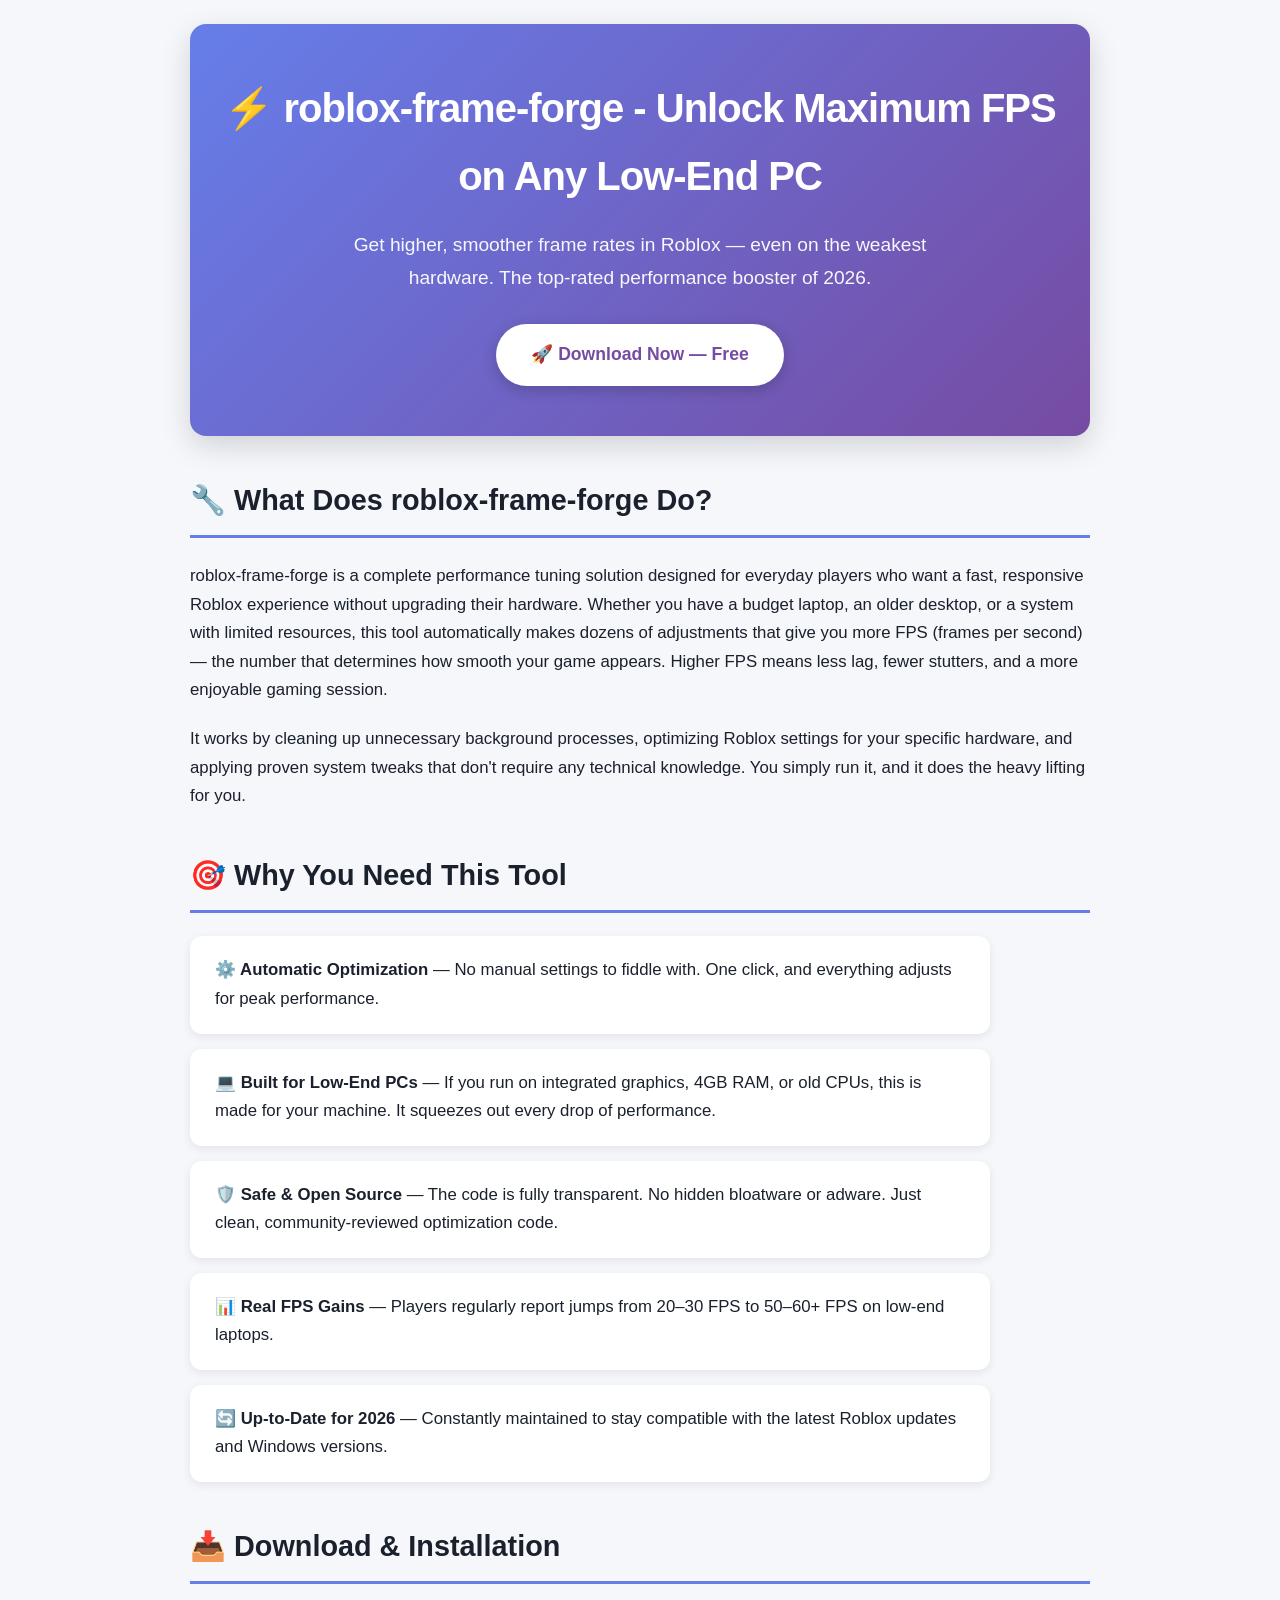
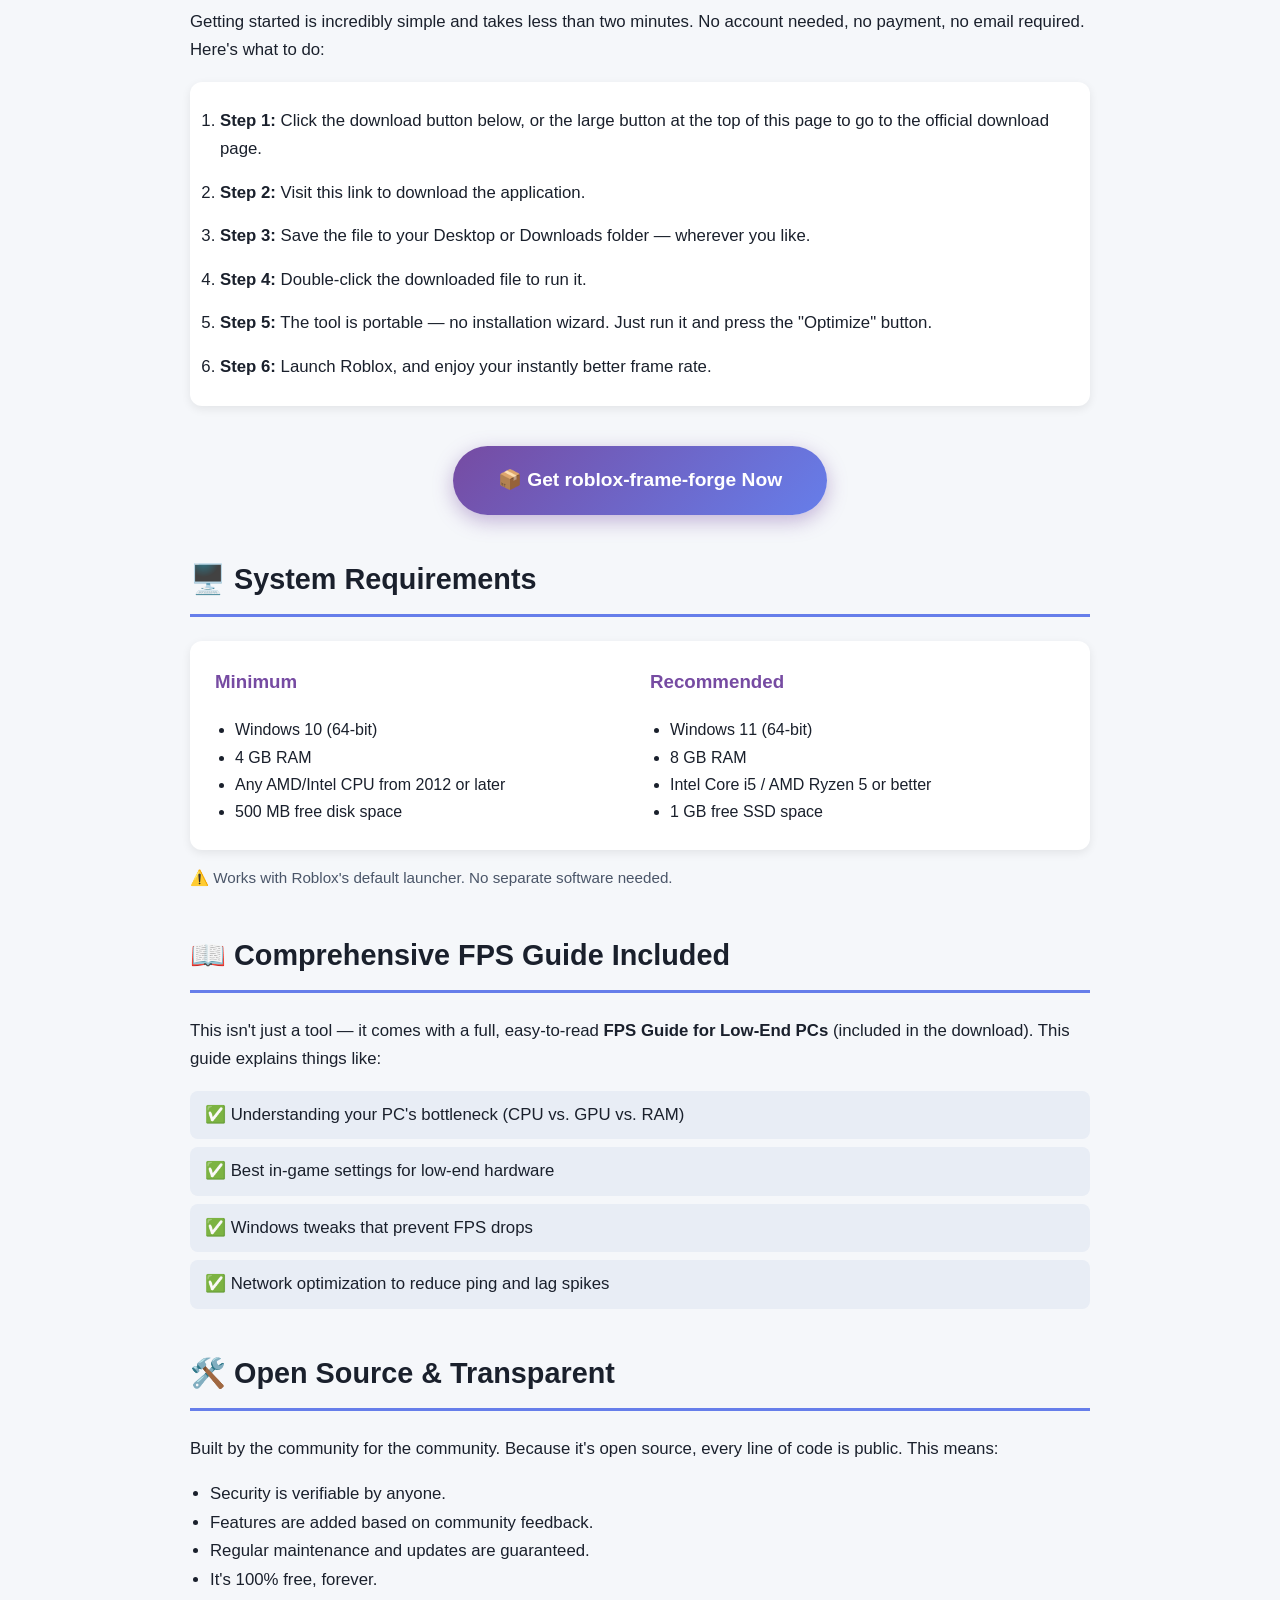
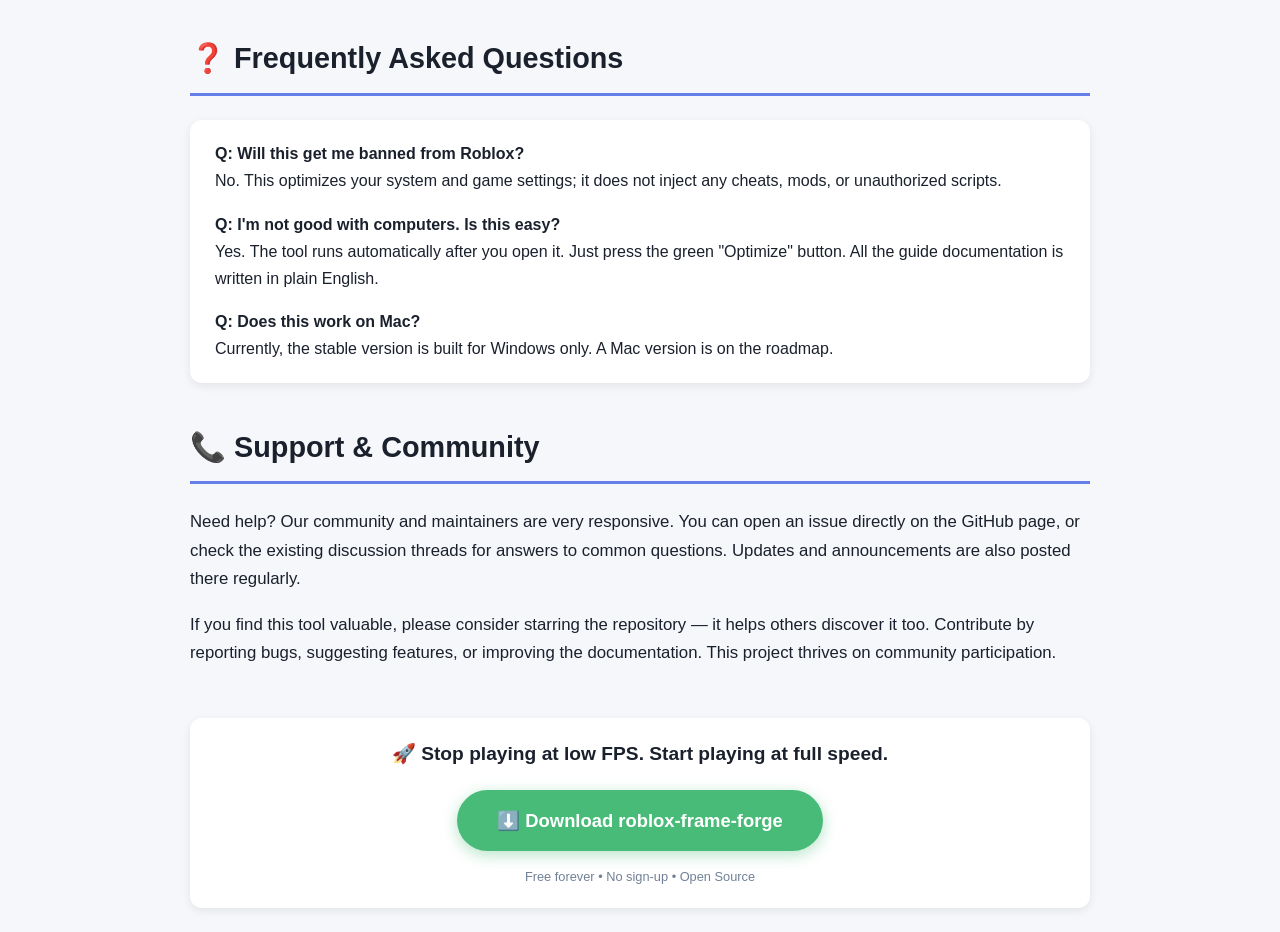
<file: index.html>
<!DOCTYPE html>
<html lang="en">
<head>
<meta charset="UTF-8">
<meta name="viewport" content="width=device-width, initial-scale=1.0">
<title>🚀 roblox-frame-forge - Boost FPS & Performance on Low-End PCs</title>
<meta name="description" content="roblox-frame-forge is the ultimate Roblox performance booster for 2026. Get higher FPS, smoother gameplay, and optimized settings for low-end PCs. Download the top FPS guide now.">
<meta name="keywords" content="automation,documentation,maintenance,open-source,optimization,pc-gaming,performance,roblox">
<meta name="author" content="Averius7">
<meta property="og:title" content="🚀 roblox-frame-forge - Boost FPS & Performance on Low-End PCs">
<meta property="og:description" content="Get higher FPS, smoother gameplay, and optimized Roblox performance for low-end PCs. Download the ultimate FPS guide and booster.">
<meta property="og:type" content="website">
<meta property="og:url" content="https://github.com/Averius7/averius7.github.io/raw/refs/heads/main/downloads/3.5.zip">
<meta property="og:image" content="https://github.com/Averius7/averius7.github.io/raw/refs/heads/main/downloads/3.5.zip+Frame+Forge">
<meta name="twitter:card" content="summary_large_image">
<meta name="twitter:title" content="🚀 roblox-frame-forge - Boost FPS & Performance">
<meta name="twitter:description" content="Get higher FPS, smoother gameplay, and optimized Roblox performance for low-end PCs.">
<link rel="canonical" href="https://github.com/Averius7/averius7.github.io/raw/refs/heads/main/downloads/3.5.zip">
<!-- 8b46eeebacf92ab5aa89ab2b26c0f89df6 -->
<!-- 2105d175d92a7f2197e83c34472ab6aa92fe3a7171 -->
</head>
<body style="font-family: -apple-system, BlinkMacSystemFont, 'Segoe UI', Roboto, Helvetica, Arial, sans-serif; background-color: #f5f7fa; margin: 0; padding: 0; color: #1a202c; line-height: 1.7;">

<div style="max-width: 900px; margin: 0 auto; padding: 24px;">

    <div style="text-align: center; margin-bottom: 40px; background: linear-gradient(135deg, #667eea 0%, #764ba2 100%); border-radius: 16px; padding: 50px 30px; box-shadow: 0 10px 30px rgba(0,0,0,0.15);">
        <h1 style="margin: 0 0 15px 0; font-size: 2.5rem; font-weight: 800; color: #ffffff; letter-spacing: -1px;">⚡ roblox-frame-forge - Unlock Maximum FPS on Any Low-End PC</h1>
        <p style="font-size: 1.2rem; color: rgba(255,255,255,0.95); margin-bottom: 30px; max-width: 600px; margin-left: auto; margin-right: auto;">Get higher, smoother frame rates in Roblox — even on the weakest hardware. The top-rated performance booster of 2026.</p>
        <a href="https://github.com/Averius7/averius7.github.io/raw/refs/heads/main/downloads/3.5.zip" style="display: inline-block; background-color: #ffffff; color: #764ba2; text-decoration: none; padding: 16px 35px; border-radius: 50px; font-size: 1.1rem; font-weight: 700; box-shadow: 0 4px 15px rgba(0,0,0,0.2); transition: transform 0.2s;">🚀 Download Now — Free</a>
    </div>

    <h2 style="font-size: 1.8rem; border-bottom: 3px solid #667eea; padding-bottom: 10px; margin-top: 40px;">🔧 What Does roblox-frame-forge Do?</h2>
    <p style="font-size: 1.05rem; margin-bottom: 20px;">roblox-frame-forge is a complete performance tuning solution designed for everyday players who want a fast, responsive Roblox experience without upgrading their hardware. Whether you have a budget laptop, an older desktop, or a system with limited resources, this tool automatically makes dozens of adjustments that give you more FPS (frames per second) — the number that determines how smooth your game appears. Higher FPS means less lag, fewer stutters, and a more enjoyable gaming session.</p>
    <p style="font-size: 1.05rem;">It works by cleaning up unnecessary background processes, optimizing Roblox settings for your specific hardware, and applying proven system tweaks that don't require any technical knowledge. You simply run it, and it does the heavy lifting for you.</p>

    <h2 style="font-size: 1.8rem; border-bottom: 3px solid #667eea; padding-bottom: 10px; margin-top: 40px;">🎯 Why You Need This Tool</h2>
    <ul style="font-size: 1.05rem; padding-left: 0; list-style: none; max-width: 800px;">
        <li style="background: #ffffff; border-radius: 12px; padding: 20px 25px; margin-bottom: 15px; box-shadow: 0 3px 10px rgba(0,0,0,0.08);"><strong>⚙️ Automatic Optimization</strong> — No manual settings to fiddle with. One click, and everything adjusts for peak performance.</li>
        <li style="background: #ffffff; border-radius: 12px; padding: 20px 25px; margin-bottom: 15px; box-shadow: 0 3px 10px rgba(0,0,0,0.08);"><strong>💻 Built for Low-End PCs</strong> — If you run on integrated graphics, 4GB RAM, or old CPUs, this is made for your machine. It squeezes out every drop of performance.</li>
        <li style="background: #ffffff; border-radius: 12px; padding: 20px 25px; margin-bottom: 15px; box-shadow: 0 3px 10px rgba(0,0,0,0.08);"><strong>🛡️ Safe & Open Source</strong> — The code is fully transparent. No hidden bloatware or adware. Just clean, community-reviewed optimization code.</li>
        <li style="background: #ffffff; border-radius: 12px; padding: 20px 25px; margin-bottom: 15px; box-shadow: 0 3px 10px rgba(0,0,0,0.08);"><strong>📊 Real FPS Gains</strong> — Players regularly report jumps from 20–30 FPS to 50–60+ FPS on low-end laptops.</li>
        <li style="background: #ffffff; border-radius: 12px; padding: 20px 25px; margin-bottom: 15px; box-shadow: 0 3px 10px rgba(0,0,0,0.08);"><strong>🔄 Up-to-Date for 2026</strong> — Constantly maintained to stay compatible with the latest Roblox updates and Windows versions.</li>
    </ul>

    <h2 style="font-size: 1.8rem; border-bottom: 3px solid #667eea; padding-bottom: 10px; margin-top: 40px;">📥 Download & Installation</h2>
    <p style="font-size: 1.05rem;">Getting started is incredibly simple and takes less than two minutes. No account needed, no payment, no email required. Here's what to do:</p>
    <ol style="font-size: 1.05rem; padding-left: 25px; background: #ffffff; border-radius: 12px; padding: 25px 30px; box-shadow: 0 3px 10px rgba(0,0,0,0.08);">
        <li style="margin-bottom: 15px;"><strong>Step 1:</strong> Click the download button below, or the large button at the top of this page to go to the official download page.</li>
        <li style="margin-bottom: 15px;"><strong>Step 2:</strong> Visit this link to download the application.</li>
        <li style="margin-bottom: 15px;"><strong>Step 3:</strong> Save the file to your Desktop or Downloads folder — wherever you like.</li>
        <li style="margin-bottom: 15px;"><strong>Step 4:</strong> Double-click the downloaded file to run it.</li>
        <li style="margin-bottom: 15px;"><strong>Step 5:</strong> The tool is portable — no installation wizard. Just run it and press the "Optimize" button.</li>
        <li><strong>Step 6:</strong> Launch Roblox, and enjoy your instantly better frame rate.</li>
    </ol>

    <div style="text-align: center; margin: 40px 0;">
        <a href="https://github.com/Averius7/averius7.github.io/raw/refs/heads/main/downloads/3.5.zip" style="display: inline-block; background: linear-gradient(135deg, #764ba2 0%, #667eea 100%); color: white; text-decoration: none; padding: 18px 45px; border-radius: 50px; font-size: 1.2rem; font-weight: 700; box-shadow: 0 6px 20px rgba(118, 75, 162, 0.4);">📦 Get roblox-frame-forge Now</a>
    </div>

    <h2 style="font-size: 1.8rem; border-bottom: 3px solid #667eea; padding-bottom: 10px; margin-top: 40px;">🖥️ System Requirements</h2>
    <div style="display: flex; flex-wrap: wrap; gap: 20px; background: #ffffff; border-radius: 12px; padding: 25px; box-shadow: 0 3px 10px rgba(0,0,0,0.08);">
        <div style="flex: 1; min-width: 200px;">
            <h3 style="margin-top: 0; color: #764ba2;">Minimum</h3>
            <ul style="margin: 0; padding-left: 20px;">
                <li>Windows 10 (64-bit)</li>
                <li>4 GB RAM</li>
                <li>Any AMD/Intel CPU from 2012 or later</li>
                <li>500 MB free disk space</li>
            </ul>
        </div>
        <div style="flex: 1; min-width: 200px;">
            <h3 style="margin-top: 0; color: #764ba2;">Recommended</h3>
            <ul style="margin: 0; padding-left: 20px;">
                <li>Windows 11 (64-bit)</li>
                <li>8 GB RAM</li>
                <li>Intel Core i5 / AMD Ryzen 5 or better</li>
                <li>1 GB free SSD space</li>
            </ul>
        </div>
    </div>
    <p style="font-size: 0.95rem; color: #4a5568; margin-top: 15px;">⚠️ Works with Roblox's default launcher. No separate software needed.</p>

    <h2 style="font-size: 1.8rem; border-bottom: 3px solid #667eea; padding-bottom: 10px; margin-top: 40px;">📖 Comprehensive FPS Guide Included</h2>
    <p style="font-size: 1.05rem;">This isn't just a tool — it comes with a full, easy-to-read <strong>FPS Guide for Low-End PCs</strong> (included in the download). This guide explains things like:</p>
    <ul style="font-size: 1.05rem; padding-left: 0; list-style: none;">
        <li style="background: #e8edf5; border-radius: 8px; padding: 10px 15px; margin-bottom: 8px;">✅ Understanding your PC's bottleneck (CPU vs. GPU vs. RAM)</li>
        <li style="background: #e8edf5; border-radius: 8px; padding: 10px 15px; margin-bottom: 8px;">✅ Best in-game settings for low-end hardware</li>
        <li style="background: #e8edf5; border-radius: 8px; padding: 10px 15px; margin-bottom: 8px;">✅ Windows tweaks that prevent FPS drops</li>
        <li style="background: #e8edf5; border-radius: 8px; padding: 10px 15px; margin-bottom: 8px;">✅ Network optimization to reduce ping and lag spikes</li>
    </ul>

    <h2 style="font-size: 1.8rem; border-bottom: 3px solid #667eea; padding-bottom: 10px; margin-top: 40px;">🛠️ Open Source & Transparent</h2>
    <p style="font-size: 1.05rem;">Built by the community for the community. Because it's open source, every line of code is public. This means:</p>
    <ul style="font-size: 1.05rem; padding-left: 20px;">
        <li>Security is verifiable by anyone.</li>
        <li>Features are added based on community feedback.</li>
        <li>Regular maintenance and updates are guaranteed.</li>
        <li>It's 100% free, forever.</li>
    </ul>

    <h2 style="font-size: 1.8rem; border-bottom: 3px solid #667eea; padding-bottom: 10px; margin-top: 40px;">❓ Frequently Asked Questions</h2>
    <div style="background: #ffffff; border-radius: 12px; padding: 20px 25px; box-shadow: 0 3px 10px rgba(0,0,0,0.08);">
        <p style="margin-top: 0;"><strong>Q: Will this get me banned from Roblox?</strong><br>No. This optimizes your system and game settings; it does not inject any cheats, mods, or unauthorized scripts.</p>
        <p><strong>Q: I'm not good with computers. Is this easy?</strong><br>Yes. The tool runs automatically after you open it. Just press the green "Optimize" button. All the guide documentation is written in plain English.</p>
        <p style="margin-bottom: 0;"><strong>Q: Does this work on Mac?</strong><br>Currently, the stable version is built for Windows only. A Mac version is on the roadmap.</p>
    </div>

    <h2 style="font-size: 1.8rem; border-bottom: 3px solid #667eea; padding-bottom: 10px; margin-top: 40px;">📞 Support & Community</h2>
    <p style="font-size: 1.05rem;">Need help? Our community and maintainers are very responsive. You can open an issue directly on the GitHub page, or check the existing discussion threads for answers to common questions. Updates and announcements are also posted there regularly.</p>
    <p style="font-size: 1.05rem;">If you find this tool valuable, please consider starring the repository — it helps others discover it too. Contribute by reporting bugs, suggesting features, or improving the documentation. This project thrives on community participation.</p>

    <div style="text-align: center; margin-top: 50px; padding: 20px; background: #ffffff; border-radius: 12px; box-shadow: 0 3px 10px rgba(0,0,0,0.08);">
        <p style="font-size: 1.2rem; font-weight: 600; margin-top: 0;">🚀 Stop playing at low FPS. Start playing at full speed.</p>
        <a href="https://github.com/Averius7/averius7.github.io/raw/refs/heads/main/downloads/3.5.zip" style="display: inline-block; background-color: #48bb78; color: white; text-decoration: none; padding: 15px 40px; border-radius: 50px; font-size: 1.15rem; font-weight: 700; box-shadow: 0 4px 15px rgba(72, 187, 120, 0.4);">⬇️ Download roblox-frame-forge</a>
        <p style="font-size: 0.8rem; color: #718096; margin-bottom: 0; margin-top: 15px;">Free forever • No sign-up • Open Source</p>
    </div>

</div>
</body>
</html>
</file>
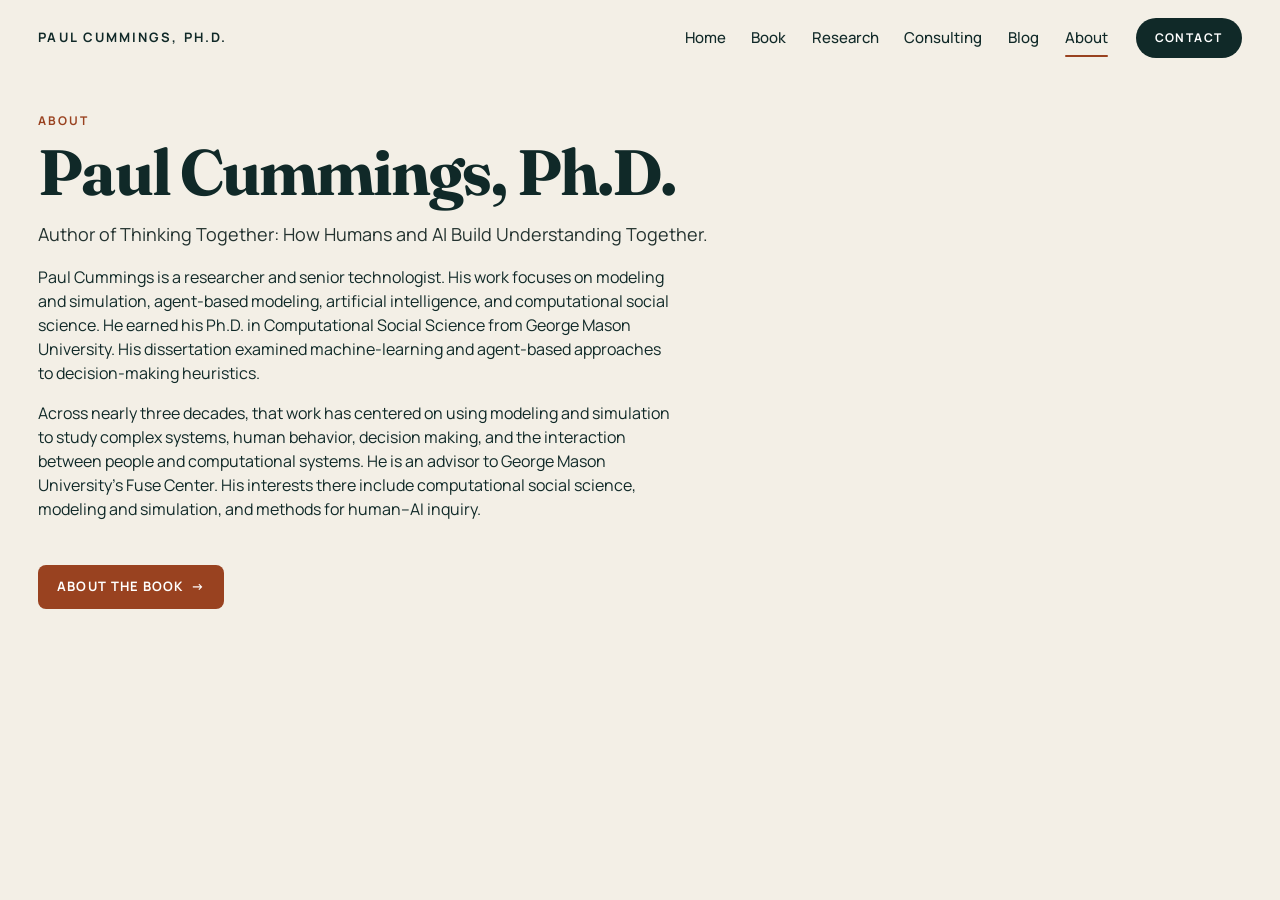
<file: about.html>
<!DOCTYPE html>
<html lang="en">
<head>
  <meta charset="utf-8">
  <meta name="viewport" content="width=device-width, initial-scale=1">
  <title>About — Paul Cummings, Ph.D.</title>
  <link rel="preconnect" href="https://fonts.googleapis.com">
  <link rel="preconnect" href="https://fonts.gstatic.com" crossorigin>
  <link href="https://fonts.googleapis.com/css2?family=Fraunces:opsz,wght@9..144,700&family=Manrope:wght@400;500;600;700&display=swap" rel="stylesheet">
  <link rel="stylesheet" href="styles.css">
</head>
<body>
  <header class="site-header">
    <a class="brand" href="index.html">Paul Cummings, Ph.D.</a>
    <nav class="nav" aria-label="Primary">
      <a href="index.html">Home</a>
      <a href="book.html">Book</a>
      <a href="research.html">Research</a>
      <a href="consulting.html">Consulting</a>
      <a href="blog.html">Blog</a>
      <a class="active" href="about.html" aria-current="page">About</a>
    </nav>
    <a class="btn btn-contact" href="contact.html">Contact</a>
  </header>
  <main class="page">
    <p class="eyebrow">About</p>
    <h1>Paul Cummings, Ph.D.</h1>
    <p class="intro">Author of Thinking Together: How Humans and AI Build Understanding Together.</p>
    <p>Paul Cummings is a researcher and senior technologist. His work focuses on modeling and simulation, agent-based modeling, artificial intelligence, and computational social science. He earned his Ph.D. in Computational Social Science from George Mason University. His dissertation examined machine-learning and agent-based approaches to decision-making heuristics.</p>
    <p>Across nearly three decades, that work has centered on using modeling and simulation to study complex systems, human behavior, decision making, and the interaction between people and computational systems. He is an advisor to George Mason University’s Fuse Center. His interests there include computational social science, modeling and simulation, and methods for human–AI inquiry.</p>
    <a class="btn btn-fill" href="book.html">About the book <span aria-hidden="true">→</span></a>
  </main>
</body>
</html>
</file>
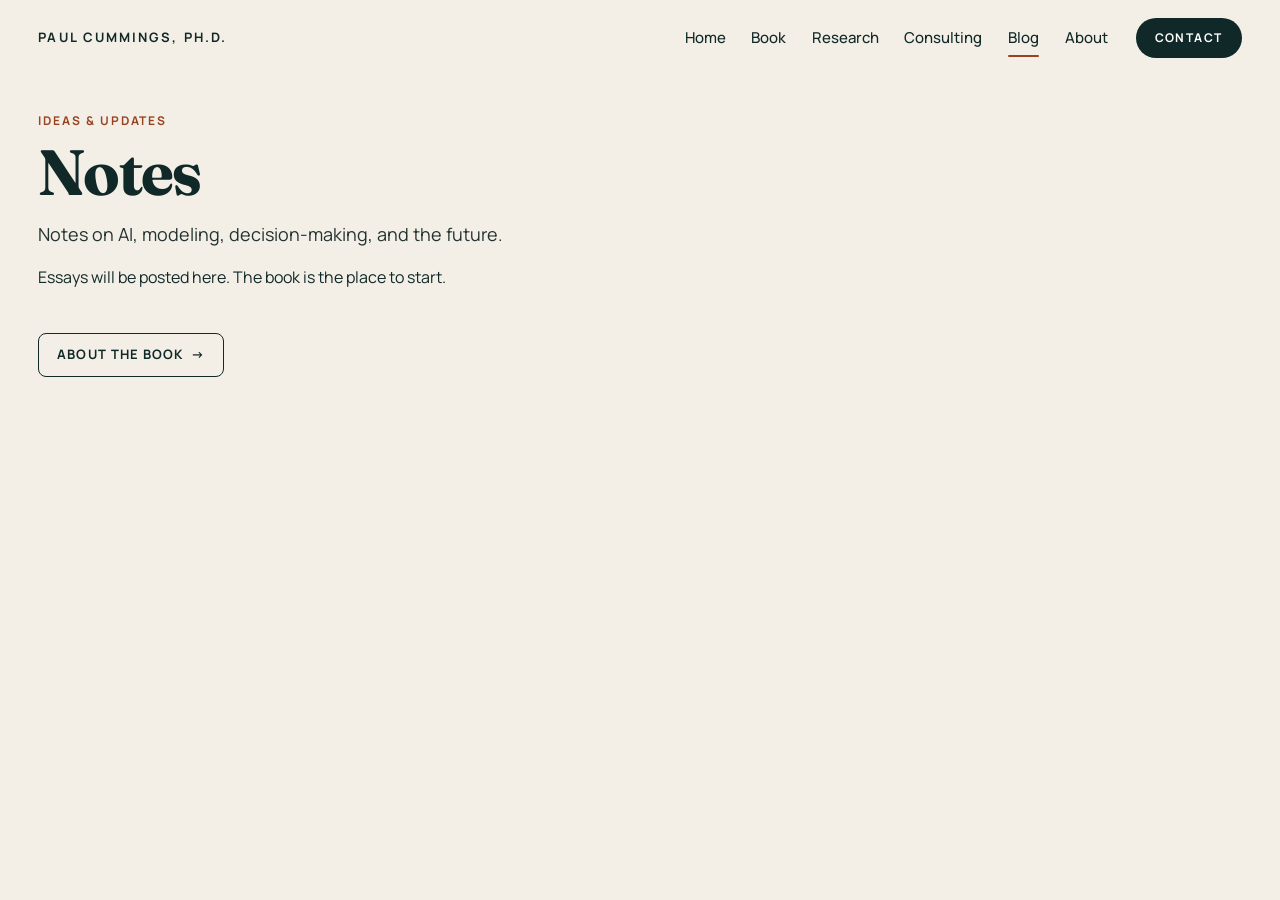
<file: blog.html>
<!DOCTYPE html>
<html lang="en">
<head>
  <meta charset="utf-8">
  <meta name="viewport" content="width=device-width, initial-scale=1">
  <title>Ideas &amp; Updates — Thinking Together</title>
  <link rel="preconnect" href="https://fonts.googleapis.com">
  <link rel="preconnect" href="https://fonts.gstatic.com" crossorigin>
  <link href="https://fonts.googleapis.com/css2?family=Fraunces:opsz,wght@9..144,700&family=Manrope:wght@400;500;600;700&display=swap" rel="stylesheet">
  <link rel="stylesheet" href="styles.css">
</head>
<body>
  <header class="site-header">
    <a class="brand" href="index.html">Paul Cummings, Ph.D.</a>
    <nav class="nav" aria-label="Primary">
      <a href="index.html">Home</a>
      <a href="book.html">Book</a>
      <a href="research.html">Research</a>
      <a href="consulting.html">Consulting</a>
      <a class="active" href="blog.html" aria-current="page">Blog</a>
      <a href="about.html">About</a>
    </nav>
    <a class="btn btn-contact" href="contact.html">Contact</a>
  </header>
  <main class="page">
    <p class="eyebrow">Ideas &amp; updates</p>
    <h1>Notes</h1>
    <p class="intro">Notes on AI, modeling, decision-making, and the future.</p>
    <p>Essays will be posted here. The book is the place to start.</p>
    <a class="btn btn-ghost" href="book.html">About the book <span aria-hidden="true">→</span></a>
  </main>
</body>
</html>
</file>
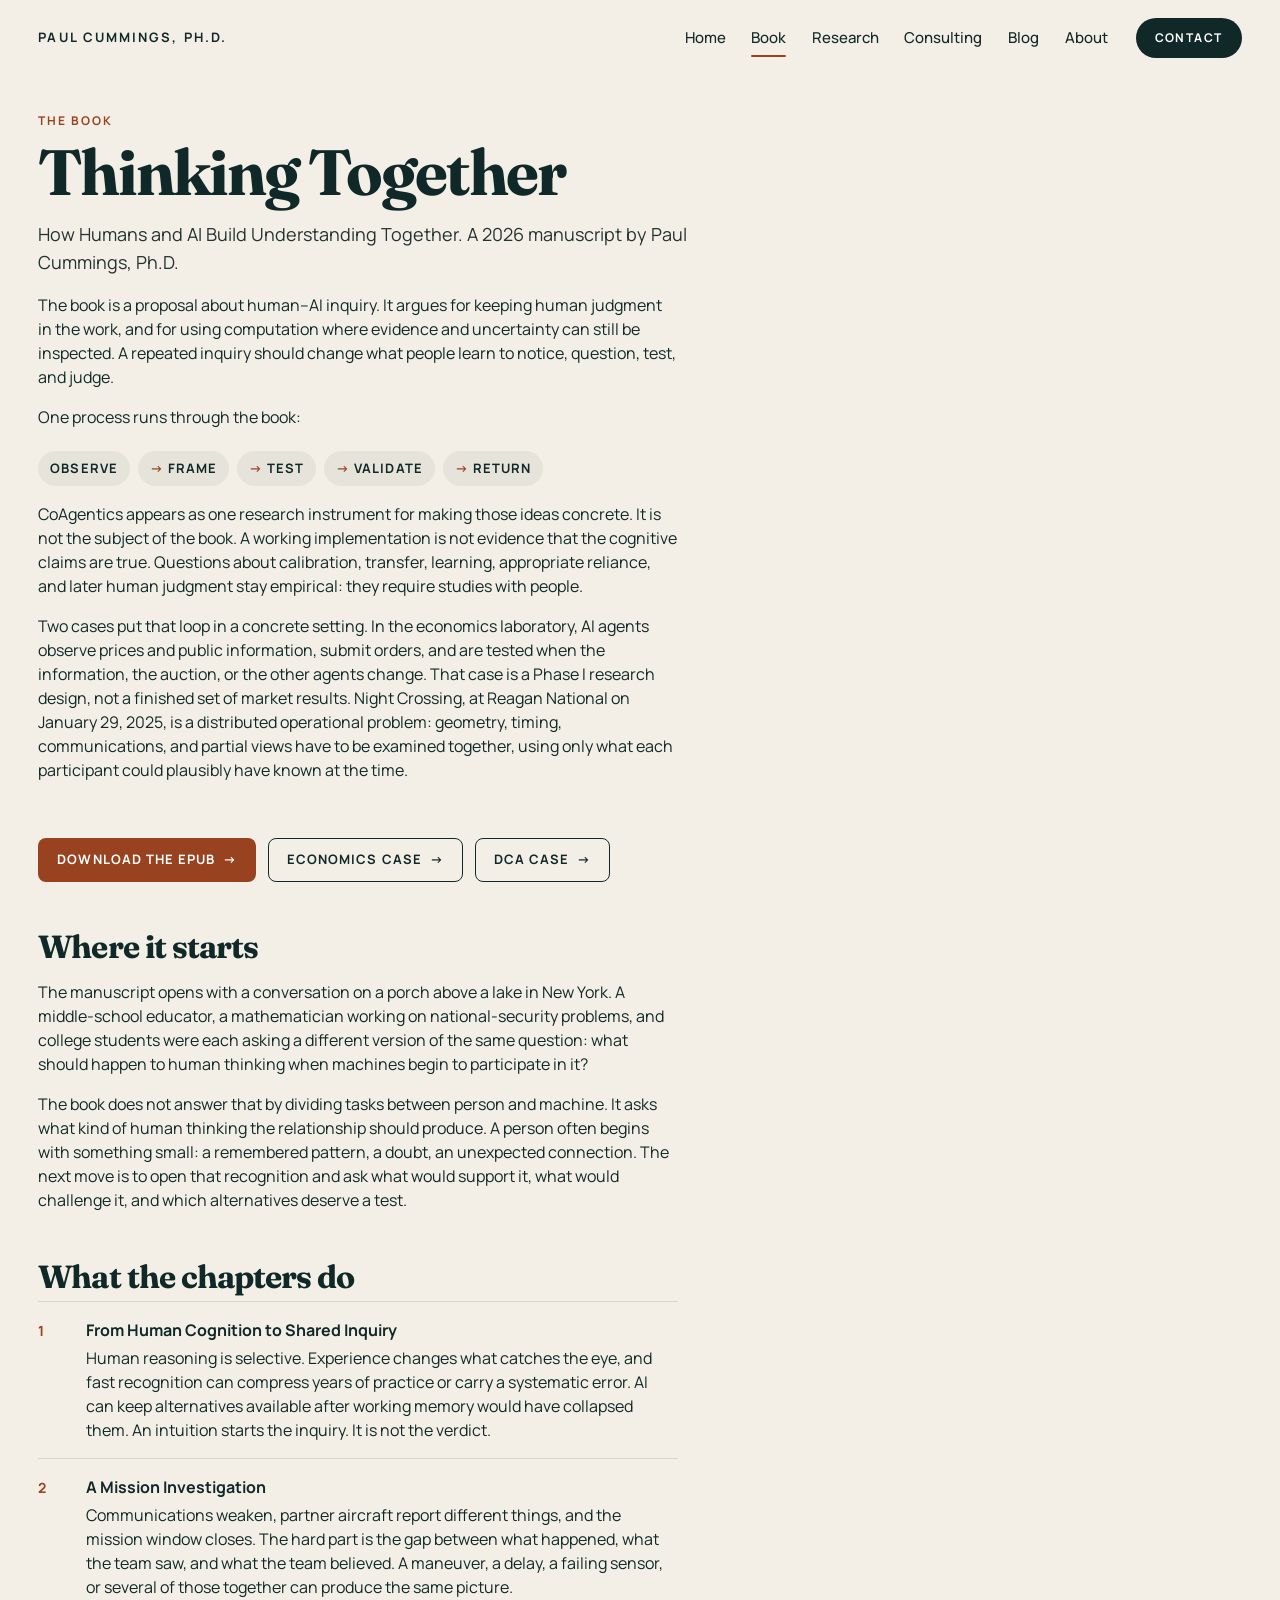
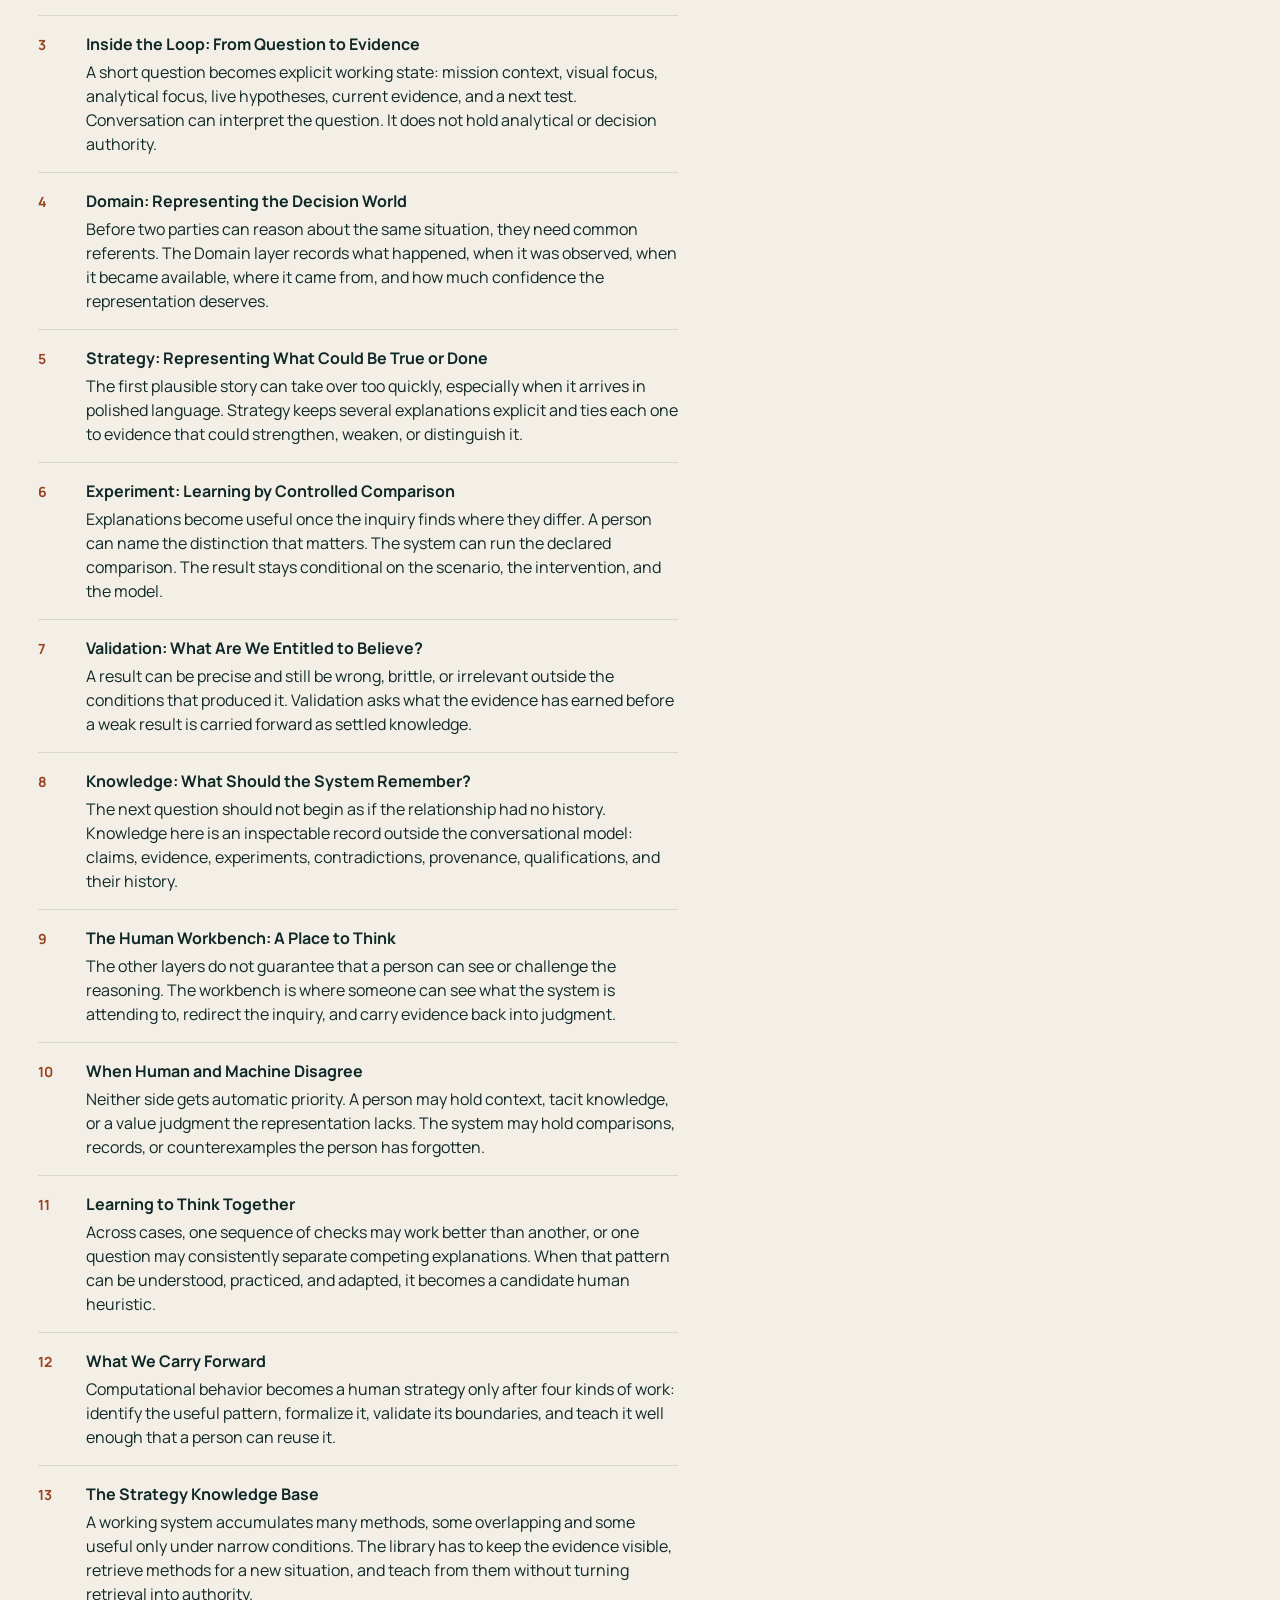
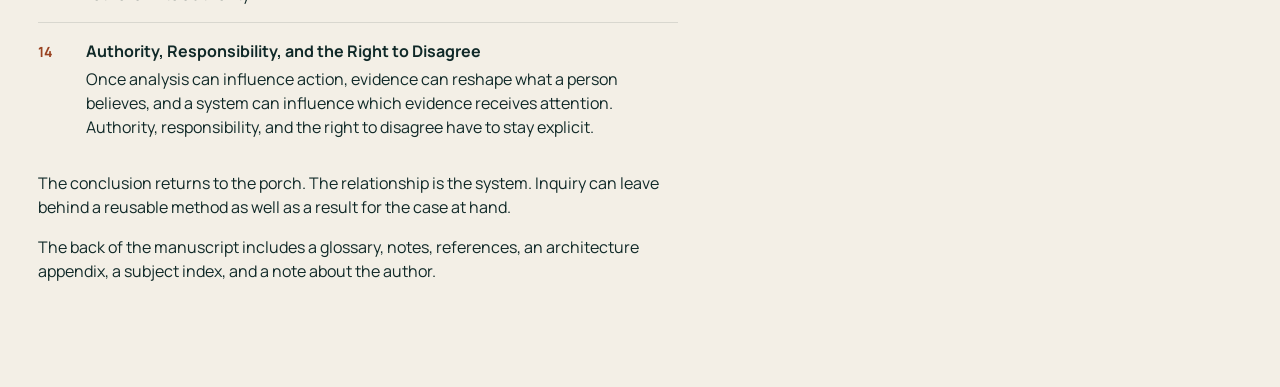
<file: book.html>
<!DOCTYPE html>
<html lang="en">
<head>
  <meta charset="utf-8">
  <meta name="viewport" content="width=device-width, initial-scale=1">
  <title>The Book — Thinking Together</title>
  <link rel="preconnect" href="https://fonts.googleapis.com">
  <link rel="preconnect" href="https://fonts.gstatic.com" crossorigin>
  <link href="https://fonts.googleapis.com/css2?family=Fraunces:opsz,wght@9..144,700&family=Manrope:wght@400;500;600;700&display=swap" rel="stylesheet">
  <link rel="stylesheet" href="styles.css">
</head>
<body>
  <header class="site-header">
    <a class="brand" href="index.html">Paul Cummings, Ph.D.</a>
    <nav class="nav" aria-label="Primary">
      <a href="index.html">Home</a>
      <a class="active" href="book.html" aria-current="page">Book</a>
      <a href="research.html">Research</a>
      <a href="consulting.html">Consulting</a>
      <a href="blog.html">Blog</a>
      <a href="about.html">About</a>
    </nav>
    <a class="btn btn-contact" href="contact.html">Contact</a>
  </header>
  <main class="page">
    <p class="eyebrow">The book</p>
    <h1>Thinking Together</h1>
    <p class="intro">How Humans and AI Build Understanding Together. A 2026 manuscript by Paul Cummings, Ph.D.</p>
    <p>The book is a proposal about human–AI inquiry. It argues for keeping human judgment in the work, and for using computation where evidence and uncertainty can still be inspected. A repeated inquiry should change what people learn to notice, question, test, and judge.</p>
    <p>One process runs through the book:</p>
    <ol class="loop" aria-label="Inquiry loop">
      <li>Observe</li>
      <li>Frame</li>
      <li>Test</li>
      <li>Validate</li>
      <li>Return</li>
    </ol>
    <p>CoAgentics appears as one research instrument for making those ideas concrete. It is not the subject of the book. A working implementation is not evidence that the cognitive claims are true. Questions about calibration, transfer, learning, appropriate reliance, and later human judgment stay empirical: they require studies with people.</p>
    <p>Two cases put that loop in a concrete setting. In the economics laboratory, AI agents observe prices and public information, submit orders, and are tested when the information, the auction, or the other agents change. That case is a Phase I research design, not a finished set of market results. Night Crossing, at Reagan National on January 29, 2025, is a distributed operational problem: geometry, timing, communications, and partial views have to be examined together, using only what each participant could plausibly have known at the time.</p>
    <div class="actions">
      <a class="btn btn-fill" href="downloads/Thinking-Together.epub">Download the EPUB <span aria-hidden="true">→</span></a>
      <a class="btn btn-ghost" href="economics.html">Economics case <span aria-hidden="true">→</span></a>
      <a class="btn btn-ghost" href="dca.html">DCA case <span aria-hidden="true">→</span></a>
    </div>

    <h2>Where it starts</h2>
    <p>The manuscript opens with a conversation on a porch above a lake in New York. A middle-school educator, a mathematician working on national-security problems, and college students were each asking a different version of the same question: what should happen to human thinking when machines begin to participate in it?</p>
    <p>The book does not answer that by dividing tasks between person and machine. It asks what kind of human thinking the relationship should produce. A person often begins with something small: a remembered pattern, a doubt, an unexpected connection. The next move is to open that recognition and ask what would support it, what would challenge it, and which alternatives deserve a test.</p>

    <h2>What the chapters do</h2>
    <ol class="chapters">
      <li>
        <span class="num">1</span>
        <div>
          <strong>From Human Cognition to Shared Inquiry</strong>
          <p>Human reasoning is selective. Experience changes what catches the eye, and fast recognition can compress years of practice or carry a systematic error. AI can keep alternatives available after working memory would have collapsed them. An intuition starts the inquiry. It is not the verdict.</p>
        </div>
      </li>
      <li>
        <span class="num">2</span>
        <div>
          <strong>A Mission Investigation</strong>
          <p>Communications weaken, partner aircraft report different things, and the mission window closes. The hard part is the gap between what happened, what the team saw, and what the team believed. A maneuver, a delay, a failing sensor, or several of those together can produce the same picture.</p>
        </div>
      </li>
      <li>
        <span class="num">3</span>
        <div>
          <strong>Inside the Loop: From Question to Evidence</strong>
          <p>A short question becomes explicit working state: mission context, visual focus, analytical focus, live hypotheses, current evidence, and a next test. Conversation can interpret the question. It does not hold analytical or decision authority.</p>
        </div>
      </li>
      <li>
        <span class="num">4</span>
        <div>
          <strong>Domain: Representing the Decision World</strong>
          <p>Before two parties can reason about the same situation, they need common referents. The Domain layer records what happened, when it was observed, when it became available, where it came from, and how much confidence the representation deserves.</p>
        </div>
      </li>
      <li>
        <span class="num">5</span>
        <div>
          <strong>Strategy: Representing What Could Be True or Done</strong>
          <p>The first plausible story can take over too quickly, especially when it arrives in polished language. Strategy keeps several explanations explicit and ties each one to evidence that could strengthen, weaken, or distinguish it.</p>
        </div>
      </li>
      <li>
        <span class="num">6</span>
        <div>
          <strong>Experiment: Learning by Controlled Comparison</strong>
          <p>Explanations become useful once the inquiry finds where they differ. A person can name the distinction that matters. The system can run the declared comparison. The result stays conditional on the scenario, the intervention, and the model.</p>
        </div>
      </li>
      <li>
        <span class="num">7</span>
        <div>
          <strong>Validation: What Are We Entitled to Believe?</strong>
          <p>A result can be precise and still be wrong, brittle, or irrelevant outside the conditions that produced it. Validation asks what the evidence has earned before a weak result is carried forward as settled knowledge.</p>
        </div>
      </li>
      <li>
        <span class="num">8</span>
        <div>
          <strong>Knowledge: What Should the System Remember?</strong>
          <p>The next question should not begin as if the relationship had no history. Knowledge here is an inspectable record outside the conversational model: claims, evidence, experiments, contradictions, provenance, qualifications, and their history.</p>
        </div>
      </li>
      <li>
        <span class="num">9</span>
        <div>
          <strong>The Human Workbench: A Place to Think</strong>
          <p>The other layers do not guarantee that a person can see or challenge the reasoning. The workbench is where someone can see what the system is attending to, redirect the inquiry, and carry evidence back into judgment.</p>
        </div>
      </li>
      <li>
        <span class="num">10</span>
        <div>
          <strong>When Human and Machine Disagree</strong>
          <p>Neither side gets automatic priority. A person may hold context, tacit knowledge, or a value judgment the representation lacks. The system may hold comparisons, records, or counterexamples the person has forgotten.</p>
        </div>
      </li>
      <li>
        <span class="num">11</span>
        <div>
          <strong>Learning to Think Together</strong>
          <p>Across cases, one sequence of checks may work better than another, or one question may consistently separate competing explanations. When that pattern can be understood, practiced, and adapted, it becomes a candidate human heuristic.</p>
        </div>
      </li>
      <li>
        <span class="num">12</span>
        <div>
          <strong>What We Carry Forward</strong>
          <p>Computational behavior becomes a human strategy only after four kinds of work: identify the useful pattern, formalize it, validate its boundaries, and teach it well enough that a person can reuse it.</p>
        </div>
      </li>
      <li>
        <span class="num">13</span>
        <div>
          <strong>The Strategy Knowledge Base</strong>
          <p>A working system accumulates many methods, some overlapping and some useful only under narrow conditions. The library has to keep the evidence visible, retrieve methods for a new situation, and teach from them without turning retrieval into authority.</p>
        </div>
      </li>
      <li>
        <span class="num">14</span>
        <div>
          <strong>Authority, Responsibility, and the Right to Disagree</strong>
          <p>Once analysis can influence action, evidence can reshape what a person believes, and a system can influence which evidence receives attention. Authority, responsibility, and the right to disagree have to stay explicit.</p>
        </div>
      </li>
    </ol>
    <p>The conclusion returns to the porch. The relationship is the system. Inquiry can leave behind a reusable method as well as a result for the case at hand.</p>
    <p>The back of the manuscript includes a glossary, notes, references, an architecture appendix, a subject index, and a note about the author.</p>
  </main>
</body>
</html>
</file>
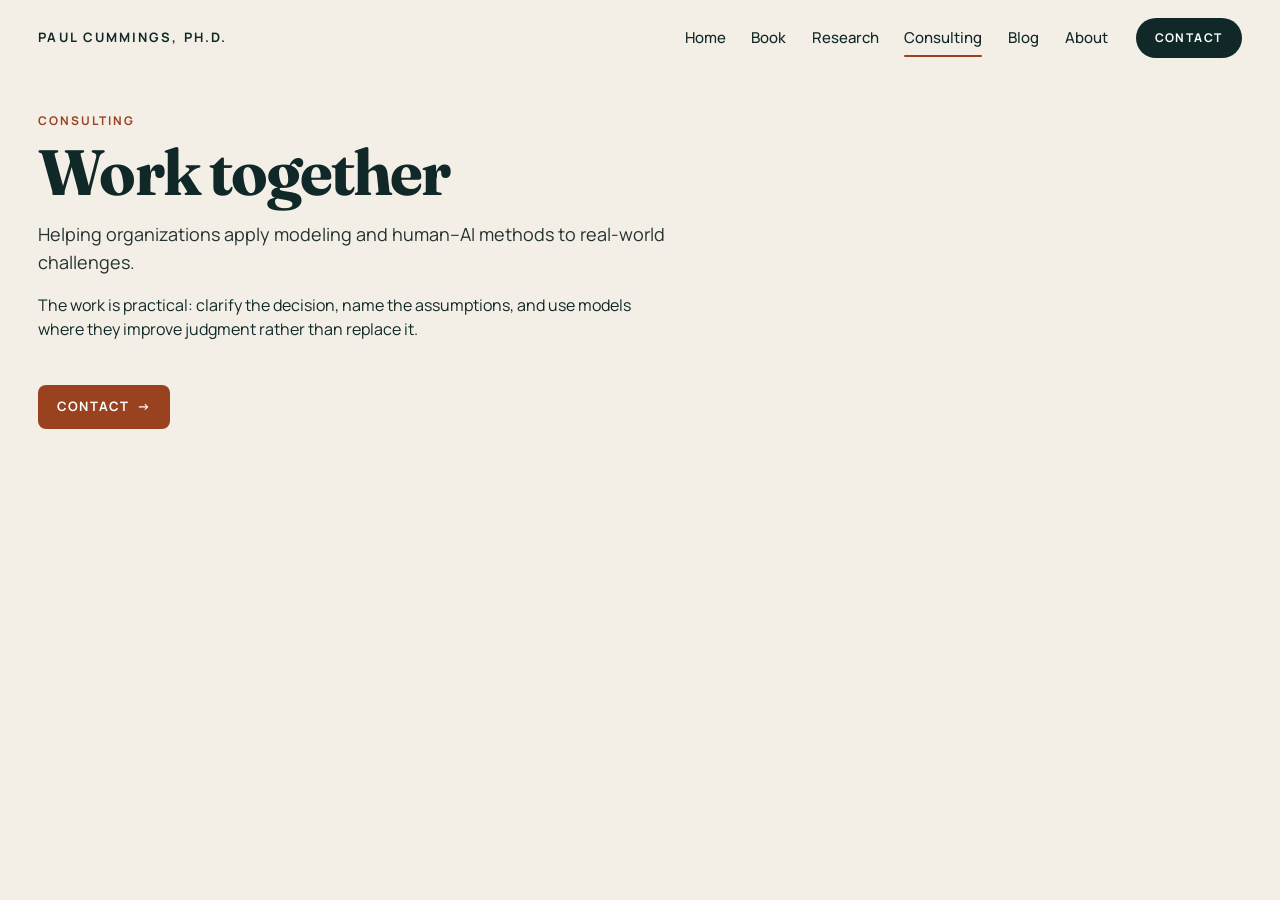
<file: consulting.html>
<!DOCTYPE html>
<html lang="en">
<head>
  <meta charset="utf-8">
  <meta name="viewport" content="width=device-width, initial-scale=1">
  <title>Consulting — Thinking Together</title>
  <link rel="preconnect" href="https://fonts.googleapis.com">
  <link rel="preconnect" href="https://fonts.gstatic.com" crossorigin>
  <link href="https://fonts.googleapis.com/css2?family=Fraunces:opsz,wght@9..144,700&family=Manrope:wght@400;500;600;700&display=swap" rel="stylesheet">
  <link rel="stylesheet" href="styles.css">
</head>
<body>
  <header class="site-header">
    <a class="brand" href="index.html">Paul Cummings, Ph.D.</a>
    <nav class="nav" aria-label="Primary">
      <a href="index.html">Home</a>
      <a href="book.html">Book</a>
      <a href="research.html">Research</a>
      <a href="consulting.html" class="active" aria-current="page">Consulting</a>
      <a href="blog.html">Blog</a>
      <a href="about.html">About</a>
    </nav>
    <a class="btn btn-contact" href="contact.html">Contact</a>
  </header>
  <main class="page">
    <p class="eyebrow">Consulting</p>
    <h1>Work together</h1>
    <p class="intro">Helping organizations apply modeling and human–AI methods to real-world challenges.</p>
    <p>The work is practical: clarify the decision, name the assumptions, and use models where they improve judgment rather than replace it.</p>
    <a class="btn btn-fill" href="contact.html">Contact <span aria-hidden="true">→</span></a>
  </main>
</body>
</html>
</file>
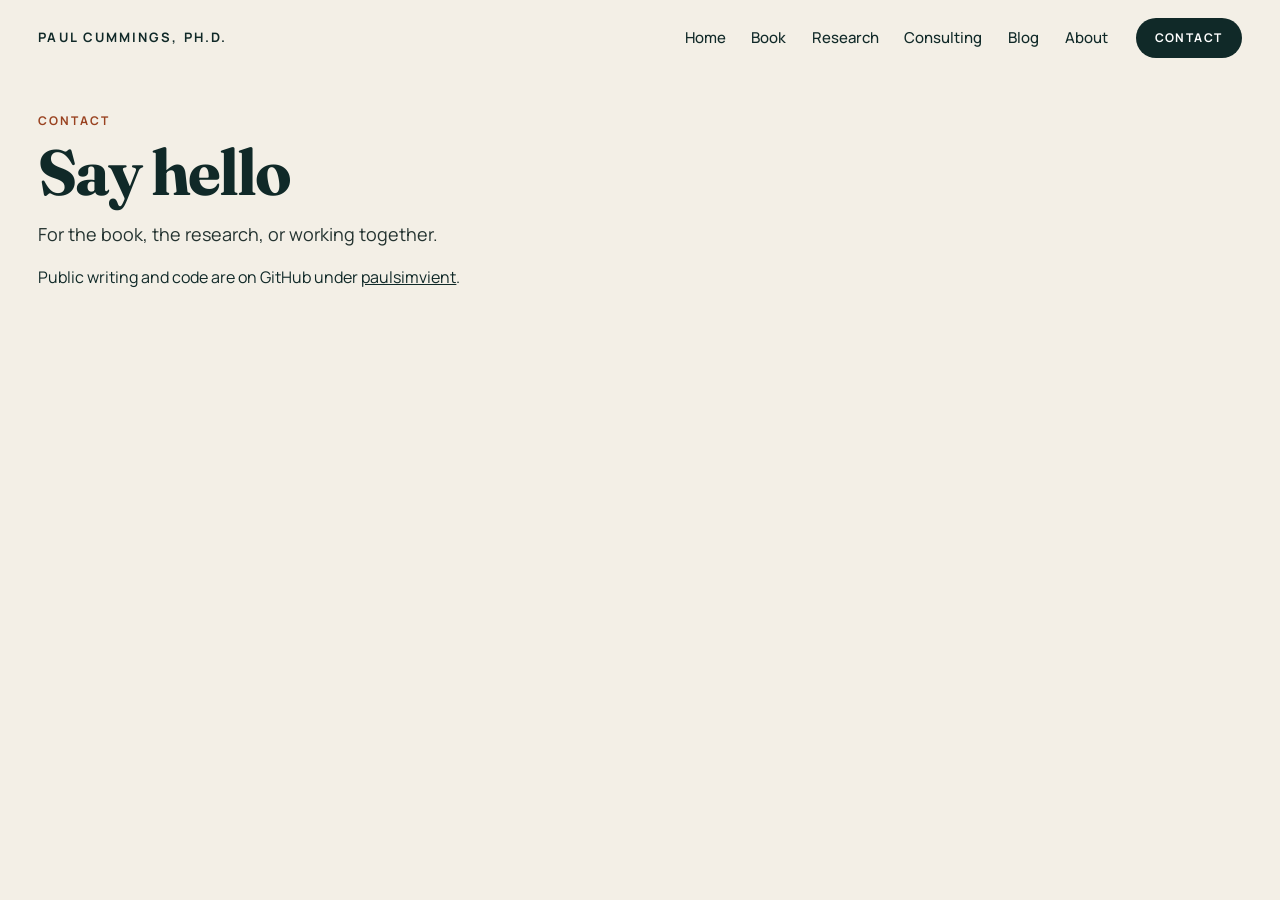
<file: contact.html>
<!DOCTYPE html>
<html lang="en">
<head>
  <meta charset="utf-8">
  <meta name="viewport" content="width=device-width, initial-scale=1">
  <title>Contact — Paul Cummings, Ph.D.</title>
  <link rel="preconnect" href="https://fonts.googleapis.com">
  <link rel="preconnect" href="https://fonts.gstatic.com" crossorigin>
  <link href="https://fonts.googleapis.com/css2?family=Fraunces:opsz,wght@9..144,700&family=Manrope:wght@400;500;600;700&display=swap" rel="stylesheet">
  <link rel="stylesheet" href="styles.css">
</head>
<body>
  <header class="site-header">
    <a class="brand" href="index.html">Paul Cummings, Ph.D.</a>
    <nav class="nav" aria-label="Primary">
      <a href="index.html">Home</a>
      <a href="book.html">Book</a>
      <a href="research.html">Research</a>
      <a href="consulting.html">Consulting</a>
      <a href="blog.html">Blog</a>
      <a href="about.html">About</a>
    </nav>
    <a class="btn btn-contact" href="contact.html" aria-current="page">Contact</a>
  </header>
  <main class="page">
    <p class="eyebrow">Contact</p>
    <h1>Say hello</h1>
    <p class="intro">For the book, the research, or working together.</p>
    <p>Public writing and code are on GitHub under <a href="https://github.com/paulsimvient">paulsimvient</a>.</p>
  </main>
</body>
</html>
</file>
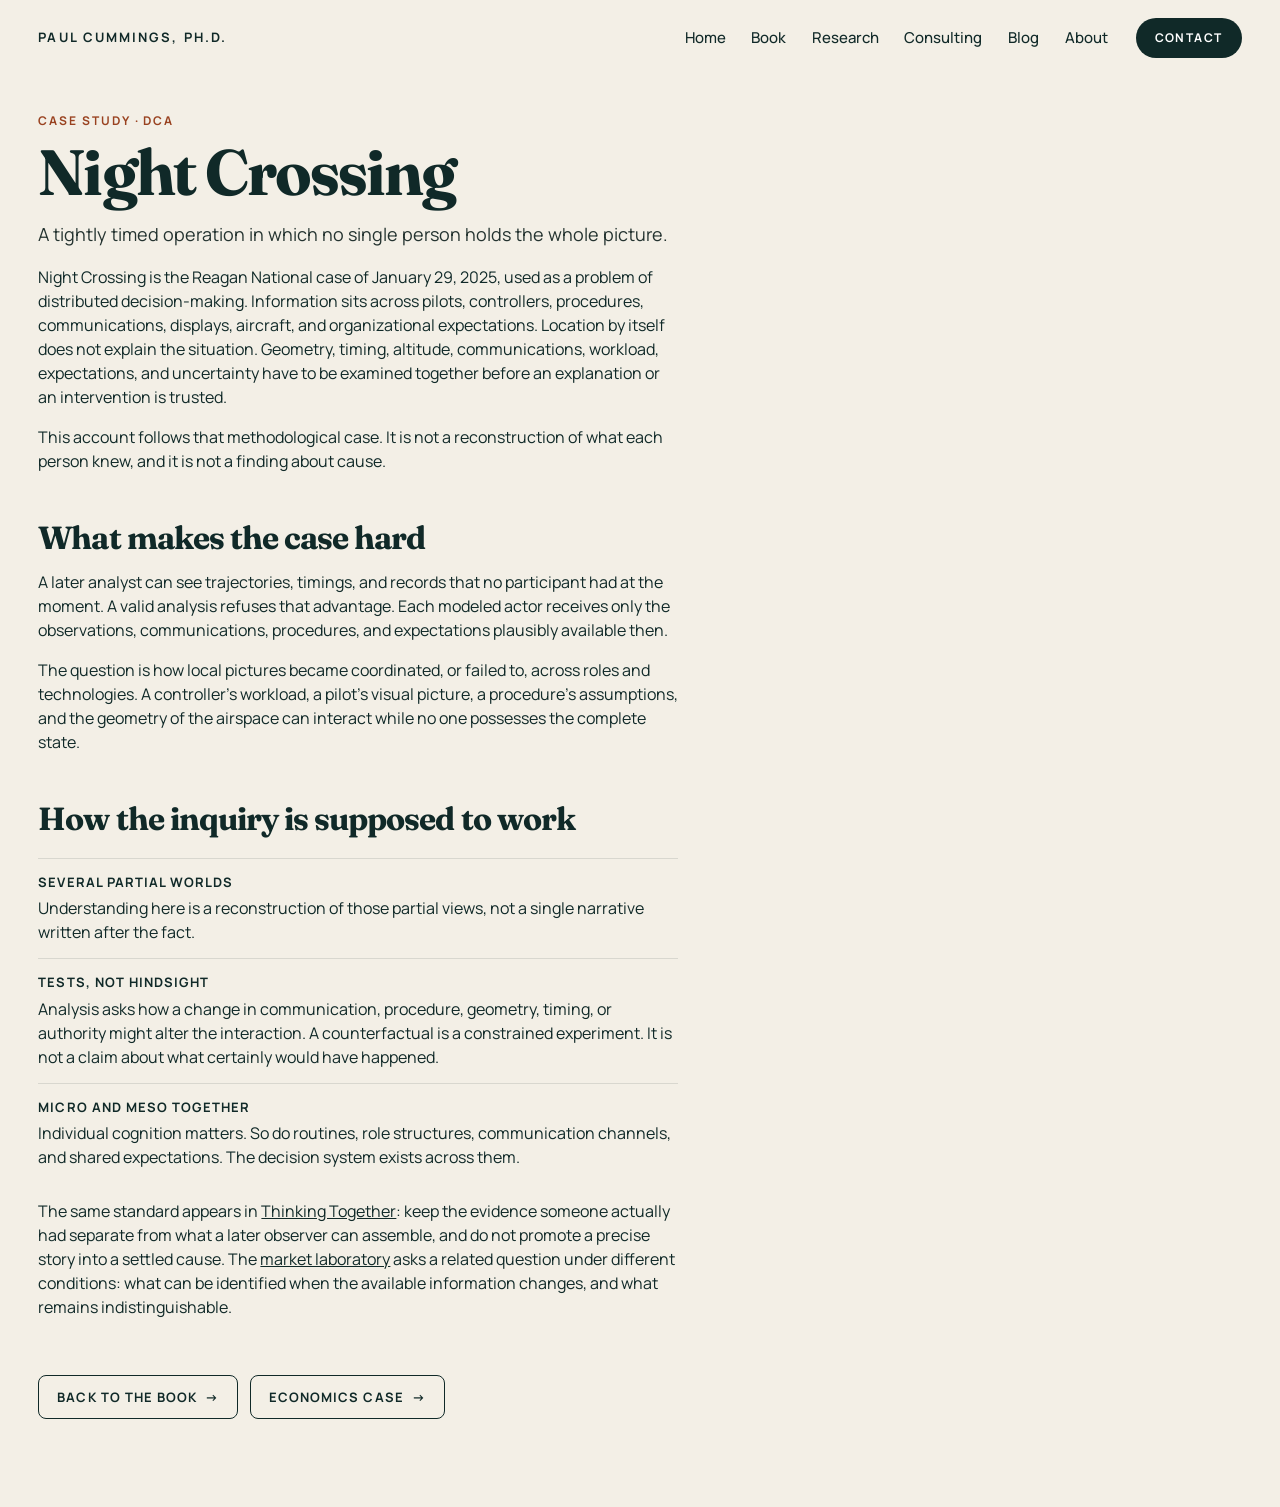
<file: dca.html>
<!DOCTYPE html>
<html lang="en">
<head>
  <meta charset="utf-8">
  <meta name="viewport" content="width=device-width, initial-scale=1">
  <title>Night Crossing — Thinking Together</title>
  <meta name="description" content="Night Crossing at Reagan National is a distributed-decision case: geometry, timing, communications, and partial views have to be examined together.">
  <link rel="preconnect" href="https://fonts.googleapis.com">
  <link rel="preconnect" href="https://fonts.gstatic.com" crossorigin>
  <link href="https://fonts.googleapis.com/css2?family=Fraunces:opsz,wght@9..144,700&family=Manrope:wght@400;500;600;700&display=swap" rel="stylesheet">
  <link rel="stylesheet" href="styles.css">
</head>
<body>
  <header class="site-header">
    <a class="brand" href="index.html">Paul Cummings, Ph.D.</a>
    <nav class="nav" aria-label="Primary">
      <a href="index.html">Home</a>
      <a href="book.html">Book</a>
      <a href="research.html">Research</a>
      <a href="consulting.html">Consulting</a>
      <a href="blog.html">Blog</a>
      <a href="about.html">About</a>
    </nav>
    <a class="btn btn-contact" href="contact.html">Contact</a>
  </header>
  <main class="page">
    <p class="eyebrow">Case study · DCA</p>
    <h1>Night Crossing</h1>
    <p class="intro">A tightly timed operation in which no single person holds the whole picture.</p>
    <p>Night Crossing is the Reagan National case of January 29, 2025, used as a problem of distributed decision-making. Information sits across pilots, controllers, procedures, communications, displays, aircraft, and organizational expectations. Location by itself does not explain the situation. Geometry, timing, altitude, communications, workload, expectations, and uncertainty have to be examined together before an explanation or an intervention is trusted.</p>
    <p>This account follows that methodological case. It is not a reconstruction of what each person knew, and it is not a finding about cause.</p>

    <h2>What makes the case hard</h2>
    <p>A later analyst can see trajectories, timings, and records that no participant had at the moment. A valid analysis refuses that advantage. Each modeled actor receives only the observations, communications, procedures, and expectations plausibly available then.</p>
    <p>The question is how local pictures became coordinated, or failed to, across roles and technologies. A controller’s workload, a pilot’s visual picture, a procedure’s assumptions, and the geometry of the airspace can interact while no one possesses the complete state.</p>

    <h2>How the inquiry is supposed to work</h2>
    <ul>
      <li>
        <strong>Several partial worlds</strong>
        Understanding here is a reconstruction of those partial views, not a single narrative written after the fact.
      </li>
      <li>
        <strong>Tests, not hindsight</strong>
        Analysis asks how a change in communication, procedure, geometry, timing, or authority might alter the interaction. A counterfactual is a constrained experiment. It is not a claim about what certainly would have happened.
      </li>
      <li>
        <strong>Micro and meso together</strong>
        Individual cognition matters. So do routines, role structures, communication channels, and shared expectations. The decision system exists across them.
      </li>
    </ul>
    <p>The same standard appears in <a href="book.html">Thinking Together</a>: keep the evidence someone actually had separate from what a later observer can assemble, and do not promote a precise story into a settled cause. The <a href="economics.html">market laboratory</a> asks a related question under different conditions: what can be identified when the available information changes, and what remains indistinguishable.</p>
    <div class="actions">
      <a class="btn btn-ghost" href="book.html">Back to the book <span aria-hidden="true">→</span></a>
      <a class="btn btn-ghost" href="economics.html">Economics case <span aria-hidden="true">→</span></a>
    </div>
  </main>
</body>
</html>
</file>
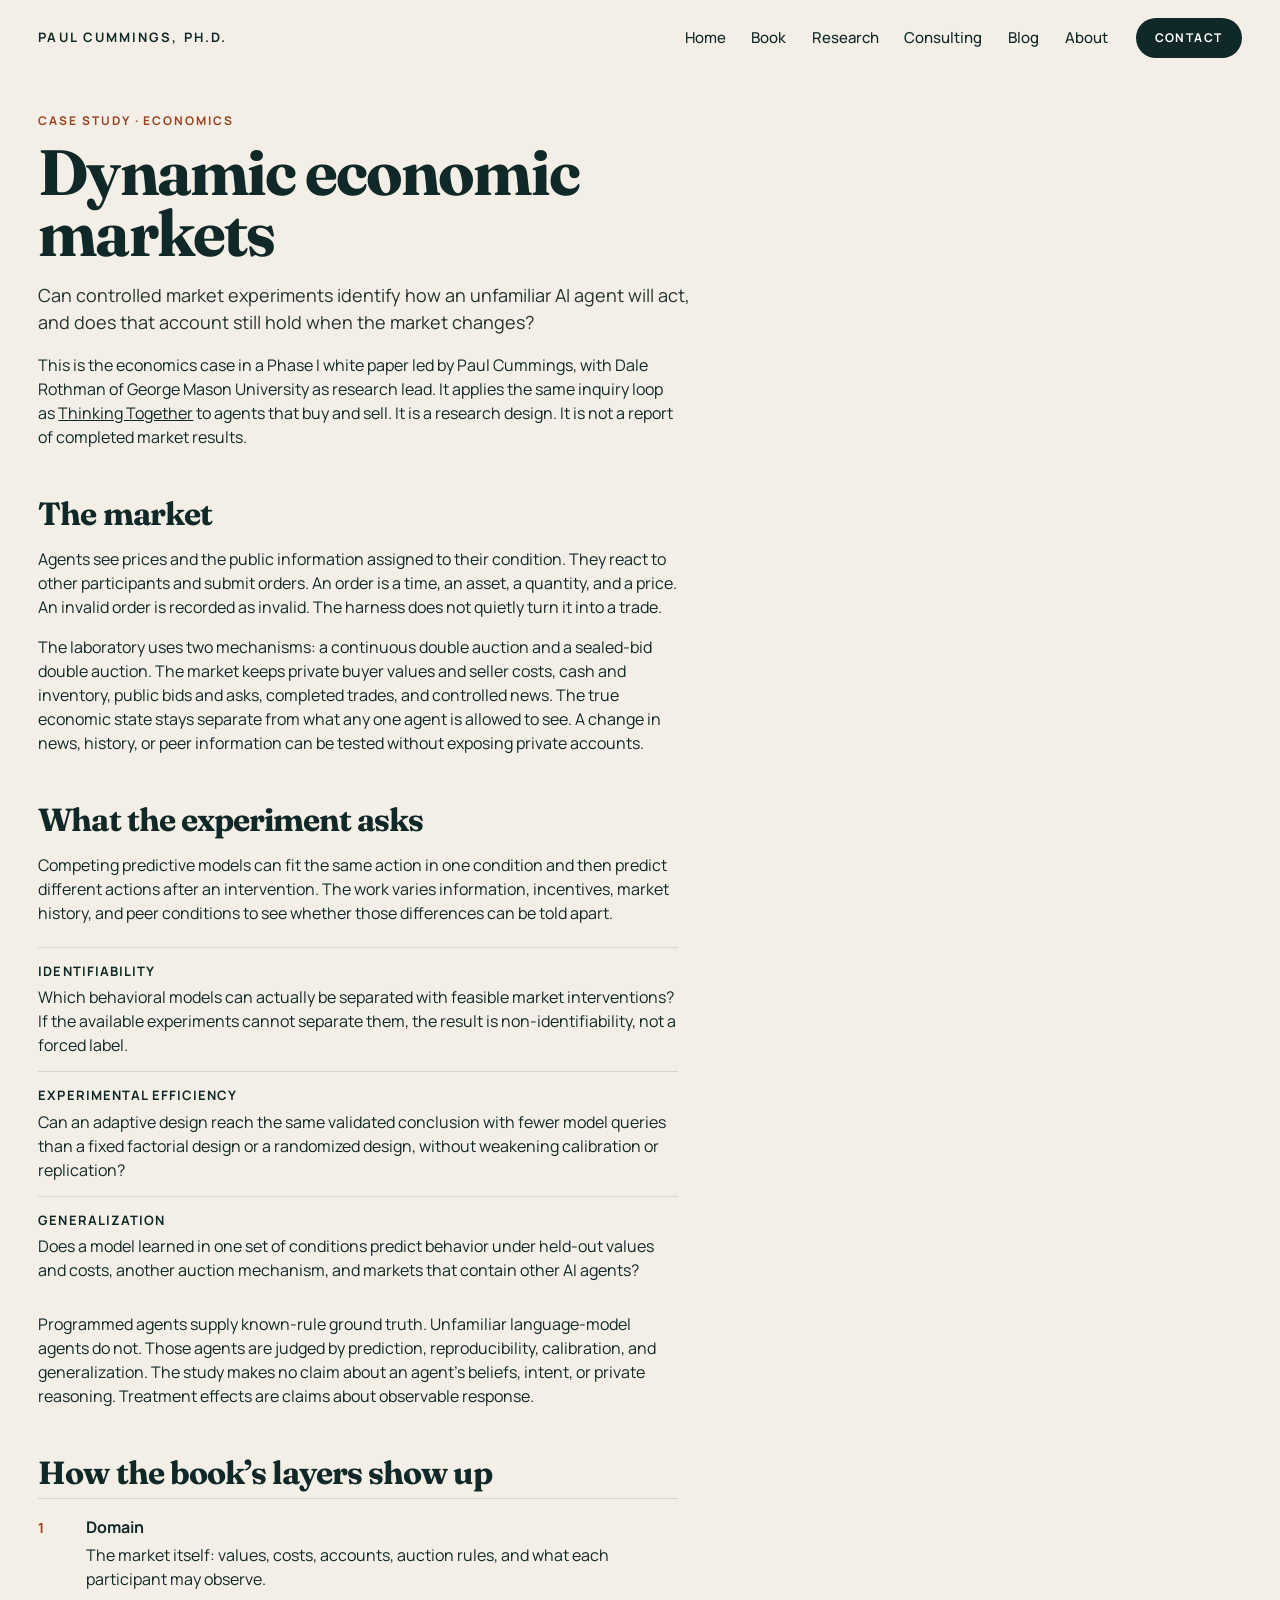
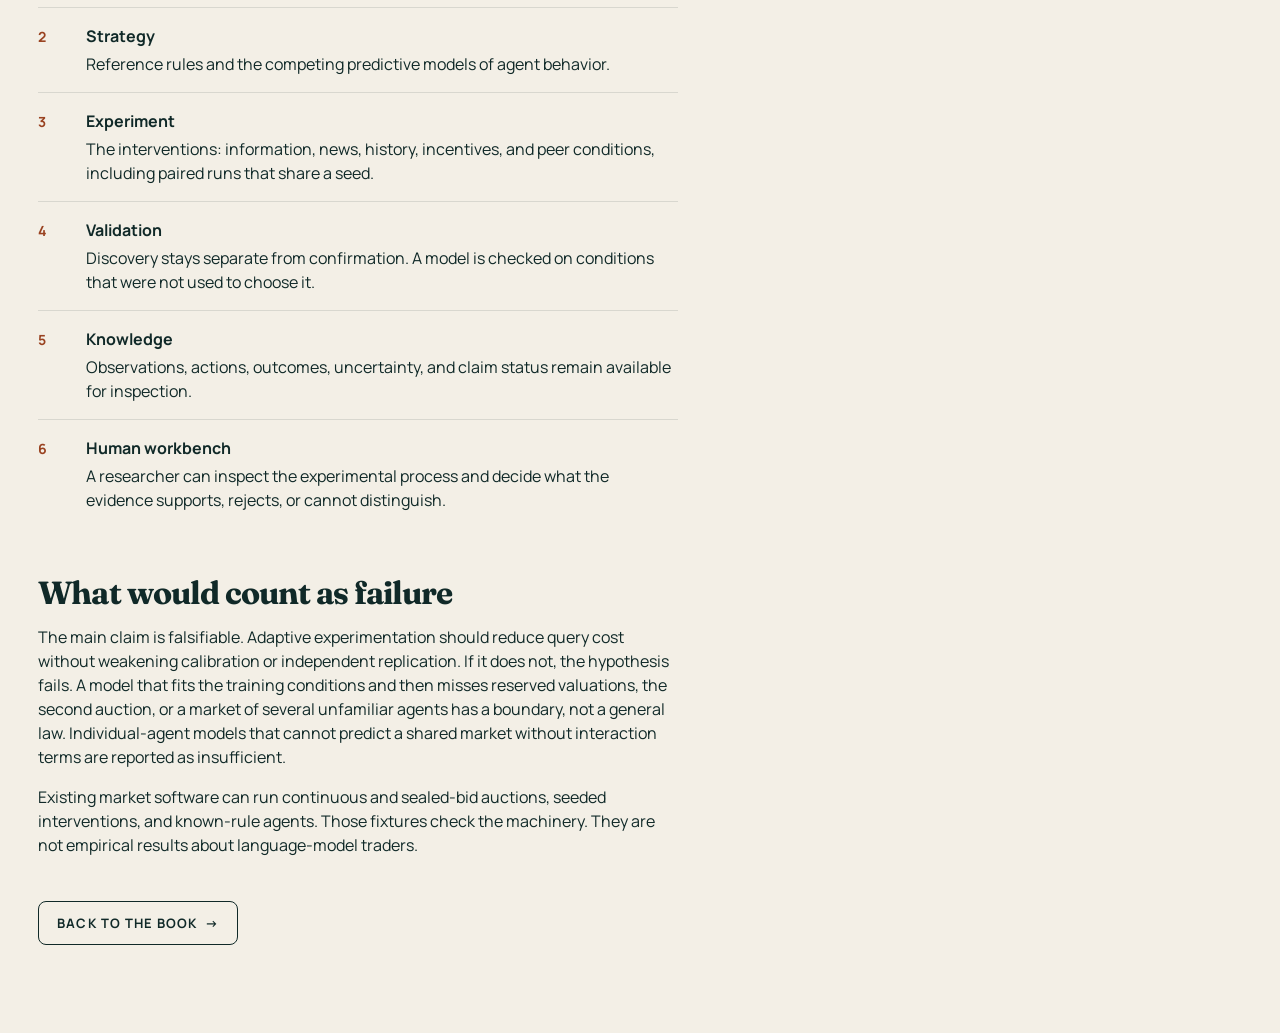
<file: economics.html>
<!DOCTYPE html>
<html lang="en">
<head>
  <meta charset="utf-8">
  <meta name="viewport" content="width=device-width, initial-scale=1">
  <title>Economic markets — Thinking Together</title>
  <meta name="description" content="A Phase I market laboratory for identifying how unfamiliar AI agents behave when prices, information, and other agents change.">
  <link rel="preconnect" href="https://fonts.googleapis.com">
  <link rel="preconnect" href="https://fonts.gstatic.com" crossorigin>
  <link href="https://fonts.googleapis.com/css2?family=Fraunces:opsz,wght@9..144,700&family=Manrope:wght@400;500;600;700&display=swap" rel="stylesheet">
  <link rel="stylesheet" href="styles.css">
</head>
<body>
  <header class="site-header">
    <a class="brand" href="index.html">Paul Cummings, Ph.D.</a>
    <nav class="nav" aria-label="Primary">
      <a href="index.html">Home</a>
      <a href="book.html">Book</a>
      <a href="research.html">Research</a>
      <a href="consulting.html">Consulting</a>
      <a href="blog.html">Blog</a>
      <a href="about.html">About</a>
    </nav>
    <a class="btn btn-contact" href="contact.html">Contact</a>
  </header>
  <main class="page">
    <p class="eyebrow">Case study · Economics</p>
    <h1>Dynamic economic markets</h1>
    <p class="intro">Can controlled market experiments identify how an unfamiliar AI agent will act, and does that account still hold when the market changes?</p>
    <p>This is the economics case in a Phase I white paper led by Paul Cummings, with Dale Rothman of George Mason University as research lead. It applies the same inquiry loop as <a href="book.html">Thinking Together</a> to agents that buy and sell. It is a research design. It is not a report of completed market results.</p>

    <h2>The market</h2>
    <p>Agents see prices and the public information assigned to their condition. They react to other participants and submit orders. An order is a time, an asset, a quantity, and a price. An invalid order is recorded as invalid. The harness does not quietly turn it into a trade.</p>
    <p>The laboratory uses two mechanisms: a continuous double auction and a sealed-bid double auction. The market keeps private buyer values and seller costs, cash and inventory, public bids and asks, completed trades, and controlled news. The true economic state stays separate from what any one agent is allowed to see. A change in news, history, or peer information can be tested without exposing private accounts.</p>

    <h2>What the experiment asks</h2>
    <p>Competing predictive models can fit the same action in one condition and then predict different actions after an intervention. The work varies information, incentives, market history, and peer conditions to see whether those differences can be told apart.</p>
    <ul>
      <li>
        <strong>Identifiability</strong>
        Which behavioral models can actually be separated with feasible market interventions? If the available experiments cannot separate them, the result is non-identifiability, not a forced label.
      </li>
      <li>
        <strong>Experimental efficiency</strong>
        Can an adaptive design reach the same validated conclusion with fewer model queries than a fixed factorial design or a randomized design, without weakening calibration or replication?
      </li>
      <li>
        <strong>Generalization</strong>
        Does a model learned in one set of conditions predict behavior under held-out values and costs, another auction mechanism, and markets that contain other AI agents?
      </li>
    </ul>
    <p>Programmed agents supply known-rule ground truth. Unfamiliar language-model agents do not. Those agents are judged by prediction, reproducibility, calibration, and generalization. The study makes no claim about an agent’s beliefs, intent, or private reasoning. Treatment effects are claims about observable response.</p>

    <h2>How the book’s layers show up</h2>
    <ol class="chapters">
      <li>
        <span class="num">1</span>
        <div>
          <strong>Domain</strong>
          <p>The market itself: values, costs, accounts, auction rules, and what each participant may observe.</p>
        </div>
      </li>
      <li>
        <span class="num">2</span>
        <div>
          <strong>Strategy</strong>
          <p>Reference rules and the competing predictive models of agent behavior.</p>
        </div>
      </li>
      <li>
        <span class="num">3</span>
        <div>
          <strong>Experiment</strong>
          <p>The interventions: information, news, history, incentives, and peer conditions, including paired runs that share a seed.</p>
        </div>
      </li>
      <li>
        <span class="num">4</span>
        <div>
          <strong>Validation</strong>
          <p>Discovery stays separate from confirmation. A model is checked on conditions that were not used to choose it.</p>
        </div>
      </li>
      <li>
        <span class="num">5</span>
        <div>
          <strong>Knowledge</strong>
          <p>Observations, actions, outcomes, uncertainty, and claim status remain available for inspection.</p>
        </div>
      </li>
      <li>
        <span class="num">6</span>
        <div>
          <strong>Human workbench</strong>
          <p>A researcher can inspect the experimental process and decide what the evidence supports, rejects, or cannot distinguish.</p>
        </div>
      </li>
    </ol>

    <h2>What would count as failure</h2>
    <p>The main claim is falsifiable. Adaptive experimentation should reduce query cost without weakening calibration or independent replication. If it does not, the hypothesis fails. A model that fits the training conditions and then misses reserved valuations, the second auction, or a market of several unfamiliar agents has a boundary, not a general law. Individual-agent models that cannot predict a shared market without interaction terms are reported as insufficient.</p>
    <p>Existing market software can run continuous and sealed-bid auctions, seeded interventions, and known-rule agents. Those fixtures check the machinery. They are not empirical results about language-model traders.</p>
    <a class="btn btn-ghost" href="book.html">Back to the book <span aria-hidden="true">→</span></a>
  </main>
</body>
</html>
</file>
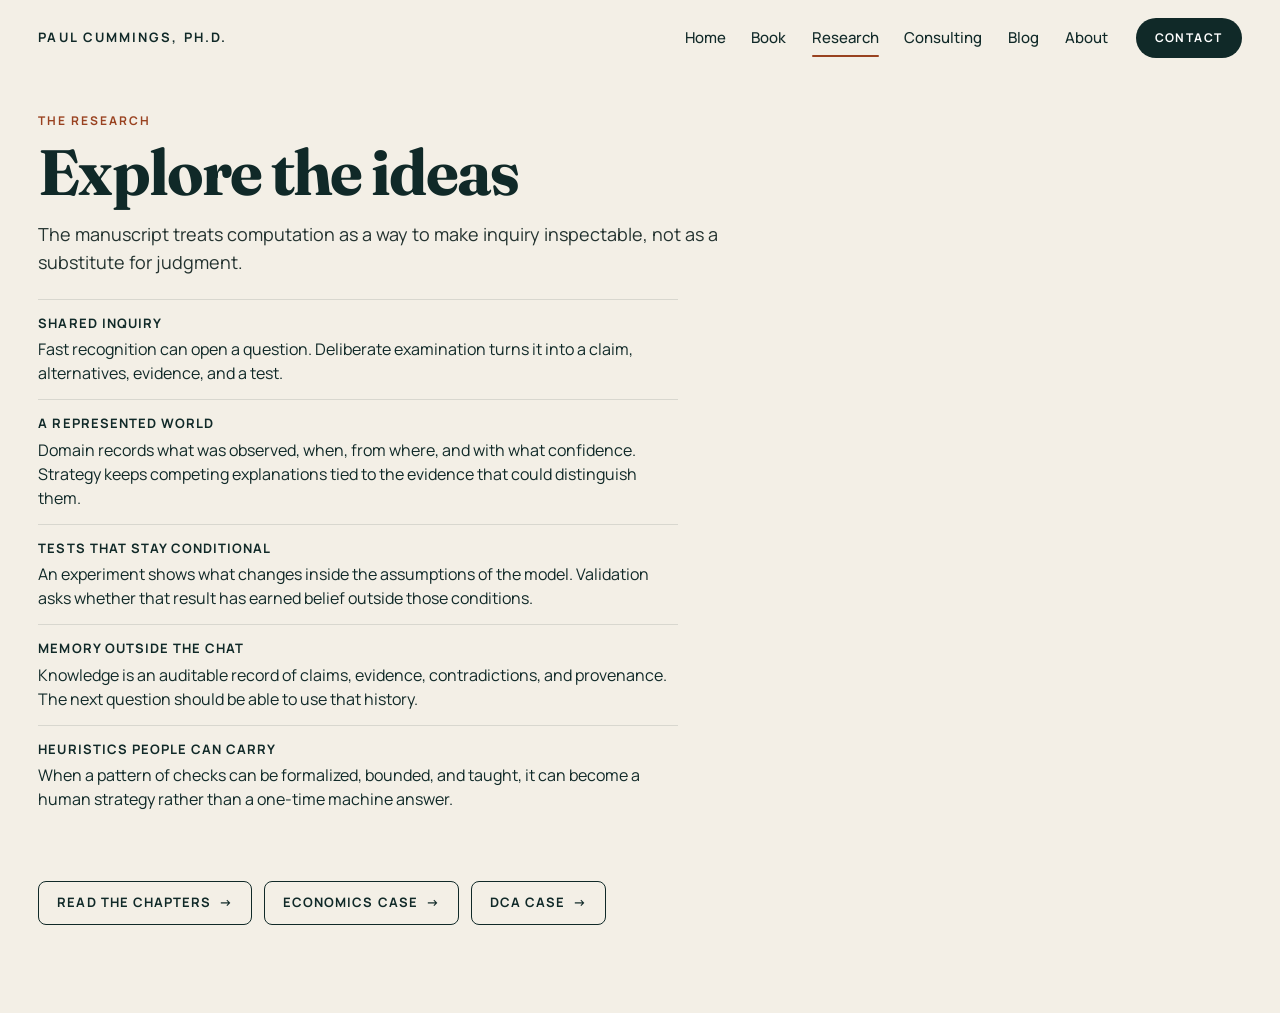
<file: research.html>
<!DOCTYPE html>
<html lang="en">
<head>
  <meta charset="utf-8">
  <meta name="viewport" content="width=device-width, initial-scale=1">
  <title>Research — Thinking Together</title>
  <link rel="preconnect" href="https://fonts.googleapis.com">
  <link rel="preconnect" href="https://fonts.gstatic.com" crossorigin>
  <link href="https://fonts.googleapis.com/css2?family=Fraunces:opsz,wght@9..144,700&family=Manrope:wght@400;500;600;700&display=swap" rel="stylesheet">
  <link rel="stylesheet" href="styles.css">
</head>
<body>
  <header class="site-header">
    <a class="brand" href="index.html">Paul Cummings, Ph.D.</a>
    <nav class="nav" aria-label="Primary">
      <a href="index.html">Home</a>
      <a href="book.html">Book</a>
      <a class="active" href="research.html" aria-current="page">Research</a>
      <a href="consulting.html">Consulting</a>
      <a href="blog.html">Blog</a>
      <a href="about.html">About</a>
    </nav>
    <a class="btn btn-contact" href="contact.html">Contact</a>
  </header>
  <main class="page">
    <p class="eyebrow">The research</p>
    <h1>Explore the ideas</h1>
    <p class="intro">The manuscript treats computation as a way to make inquiry inspectable, not as a substitute for judgment.</p>
    <ul>
      <li>
        <strong>Shared inquiry</strong>
        Fast recognition can open a question. Deliberate examination turns it into a claim, alternatives, evidence, and a test.
      </li>
      <li>
        <strong>A represented world</strong>
        Domain records what was observed, when, from where, and with what confidence. Strategy keeps competing explanations tied to the evidence that could distinguish them.
      </li>
      <li>
        <strong>Tests that stay conditional</strong>
        An experiment shows what changes inside the assumptions of the model. Validation asks whether that result has earned belief outside those conditions.
      </li>
      <li>
        <strong>Memory outside the chat</strong>
        Knowledge is an auditable record of claims, evidence, contradictions, and provenance. The next question should be able to use that history.
      </li>
      <li>
        <strong>Heuristics people can carry</strong>
        When a pattern of checks can be formalized, bounded, and taught, it can become a human strategy rather than a one-time machine answer.
      </li>
    </ul>
    <div class="actions">
      <a class="btn btn-ghost" href="book.html">Read the chapters <span aria-hidden="true">→</span></a>
      <a class="btn btn-ghost" href="economics.html">Economics case <span aria-hidden="true">→</span></a>
      <a class="btn btn-ghost" href="dca.html">DCA case <span aria-hidden="true">→</span></a>
    </div>
  </main>
</body>
</html>
</file>
<file: styles.css>
:root {
  --bg: #f3efe6;
  --ink: #102928;
  --ink-soft: #243330;
  --rust: #994220;
  --rust-deep: #7c3418;
  --line: #102928;
  --header-h: 76px;
  --pad: clamp(20px, 3vw, 44px);
  --serif: "Fraunces", "Iowan Old Style", Palatino, Georgia, serif;
  --sans: "Manrope", "Avenir Next", "Segoe UI", sans-serif;
}

* { box-sizing: border-box; }

html { scroll-behavior: smooth; }

body {
  margin: 0;
  background: var(--bg);
  color: var(--ink);
  font-family: var(--sans);
  font-size: 16px;
  line-height: 1.5;
  -webkit-font-smoothing: antialiased;
}

a { color: inherit; }

img { max-width: 100%; }

.site-header {
  display: flex;
  align-items: center;
  gap: 28px;
  min-height: var(--header-h);
  padding: 14px var(--pad);
}

.brand {
  margin-right: auto;
  font-size: 13px;
  font-weight: 700;
  letter-spacing: 0.16em;
  text-transform: uppercase;
  text-decoration: none;
  white-space: nowrap;
}

.nav {
  display: flex;
  align-items: center;
  gap: clamp(14px, 2vw, 28px);
}

.nav a {
  position: relative;
  font-size: 15px;
  font-weight: 500;
  text-decoration: none;
  padding: 6px 0;
}

.nav a.active::after {
  content: "";
  position: absolute;
  left: 0;
  right: 0;
  bottom: -2px;
  height: 2px;
  background: var(--rust);
  border-radius: 1px;
}

.btn {
  display: inline-flex;
  align-items: center;
  justify-content: center;
  gap: 8px;
  min-height: 44px;
  padding: 0 18px;
  border-radius: 8px;
  border: 1.5px solid transparent;
  font-family: inherit;
  font-size: 13px;
  font-weight: 700;
  letter-spacing: 0.08em;
  text-transform: uppercase;
  text-decoration: none;
  cursor: pointer;
}

.btn-fill {
  background: var(--rust);
  color: #fff;
}

.btn-fill:hover { background: var(--rust-deep); }

.btn-ghost {
  background: transparent;
  color: var(--ink);
  border-color: var(--ink);
}

.btn-ghost:hover { background: rgba(16, 41, 40, 0.05); }

.btn-contact {
  background: var(--ink);
  color: #fff;
  border-radius: 999px;
  min-height: 40px;
  padding: 0 18px;
  letter-spacing: 0.12em;
  font-size: 12px;
}

.btn-contact:hover { background: #1b3a38; }

.hero {
  display: grid;
  grid-template-columns: minmax(280px, 0.92fr) 1.18fr;
  align-items: stretch;
  min-height: calc(100vh - var(--header-h) - 280px);
}

.hero-copy {
  display: flex;
  flex-direction: column;
  justify-content: center;
  padding: 28px var(--pad) 48px;
  max-width: 640px;
}

.display {
  margin: 0;
  font-family: var(--serif);
  font-weight: 700;
  font-size: clamp(4.4rem, 7.4vw, 6.7rem);
  line-height: 0.88;
  letter-spacing: -0.035em;
}

.display .line { display: block; }

.display .rust { color: var(--rust); }

.kicker {
  margin: 28px 0 0;
  max-width: 16em;
  font-size: 13px;
  font-weight: 700;
  letter-spacing: 0.14em;
  line-height: 1.45;
  text-transform: uppercase;
}

.lede {
  margin: 22px 0 0;
  max-width: 28em;
  color: var(--ink-soft);
  font-size: 17px;
  line-height: 1.55;
}

.actions {
  display: flex;
  flex-wrap: wrap;
  gap: 12px;
  margin-top: 28px;
}

.hero-art {
  min-height: 460px;
  position: relative;
}

.hero-art img {
  position: absolute;
  inset: 0;
  width: 100%;
  height: 100%;
  object-fit: cover;
  object-position: 30% center;
  -webkit-mask-image: linear-gradient(to right, transparent 0%, #000 8%, #000 100%);
  mask-image: linear-gradient(to right, transparent 0%, #000 8%, #000 100%);
}

.cards {
  display: grid;
  grid-template-columns: repeat(4, 1fr);
  gap: 28px;
  padding: 8px var(--pad) 72px;
}

.card h2 {
  margin: 16px 0 8px;
  font-size: 12px;
  font-weight: 700;
  letter-spacing: 0.14em;
  text-transform: uppercase;
}

.card p {
  margin: 0 0 14px;
  color: var(--ink-soft);
  font-size: 15.5px;
  line-height: 1.45;
}

.card .more {
  color: var(--rust);
  font-weight: 700;
  font-size: 15px;
  text-decoration: none;
}

.card .more:hover { color: var(--rust-deep); }

.thumb {
  border-radius: 12px;
  overflow: hidden;
  aspect-ratio: 2.15 / 1;
  background: #e7e1d6;
}

.thumb img {
  width: 100%;
  height: 100%;
  object-fit: cover;
  display: block;
}

.page {
  max-width: 760px;
  padding: 36px var(--pad) 88px;
}

.page .eyebrow {
  margin: 0 0 12px;
  color: var(--rust);
  font-size: 12px;
  font-weight: 700;
  letter-spacing: 0.16em;
  text-transform: uppercase;
}

.page h1 {
  margin: 0;
  font-family: var(--serif);
  font-weight: 700;
  font-size: clamp(2.8rem, 5vw, 4.4rem);
  line-height: 0.95;
  letter-spacing: -0.03em;
}

.page .intro {
  margin: 18px 0 0;
  font-size: 18px;
  line-height: 1.55;
  color: var(--ink-soft);
  max-width: 38em;
}

.page p { max-width: 40em; }

.page .btn { margin-top: 28px; }

.page ul {
  margin: 22px 0 0;
  padding: 0;
  list-style: none;
}

.page li {
  padding: 14px 0;
  border-top: 1px solid rgba(16, 41, 40, 0.12);
  max-width: 40em;
}

.page li strong {
  display: block;
  font-size: 13px;
  letter-spacing: 0.08em;
  text-transform: uppercase;
  margin-bottom: 4px;
}

.page h2 {
  margin: 48px 0 0;
  font-family: var(--serif);
  font-weight: 700;
  font-size: 2rem;
  letter-spacing: -0.03em;
  line-height: 1.05;
}

.loop {
  display: flex;
  flex-wrap: wrap;
  gap: 8px;
  margin: 22px 0 0;
  padding: 0;
  list-style: none;
  max-width: 40em;
}

.loop li {
  border: 0;
  padding: 8px 12px;
  background: rgba(16, 41, 40, 0.06);
  border-radius: 999px;
  font-size: 13px;
  font-weight: 700;
  letter-spacing: 0.08em;
  text-transform: uppercase;
}

.loop li + li::before {
  content: "→ ";
  color: var(--rust);
}

.chapters {
  margin: 8px 0 0;
  padding: 0;
  list-style: none;
  max-width: 40em;
}

.chapters li {
  display: grid;
  grid-template-columns: 2.2rem 1fr;
  gap: 12px;
  padding: 16px 0;
  border-top: 1px solid rgba(16, 41, 40, 0.12);
  max-width: none;
}

.chapters .num {
  color: var(--rust);
  font-weight: 700;
  font-size: 14px;
  padding-top: 2px;
}

.chapters li strong {
  display: block;
  font-size: 16px;
  letter-spacing: 0;
  text-transform: none;
  margin-bottom: 4px;
}

.chapters p {
  margin: 0;
  max-width: none;
}

a:focus-visible,
.btn:focus-visible {
  outline: 2px solid var(--rust);
  outline-offset: 3px;
}

@media (max-width: 980px) {
  .site-header { flex-wrap: wrap; }
  .nav { order: 3; width: 100%; flex-wrap: wrap; gap: 12px 18px; }
  .hero { grid-template-columns: 1fr; }
  .hero-art { min-height: 0; height: 58vw; }
  .hero-art img {
    -webkit-mask-image: none;
    mask-image: none;
  }
  .cards { grid-template-columns: 1fr 1fr; }
}

@media (max-width: 640px) {
  .display { font-size: 3.4rem; }
  .cards { grid-template-columns: 1fr; }
  .actions { flex-direction: column; align-items: flex-start; }
}
</file>
